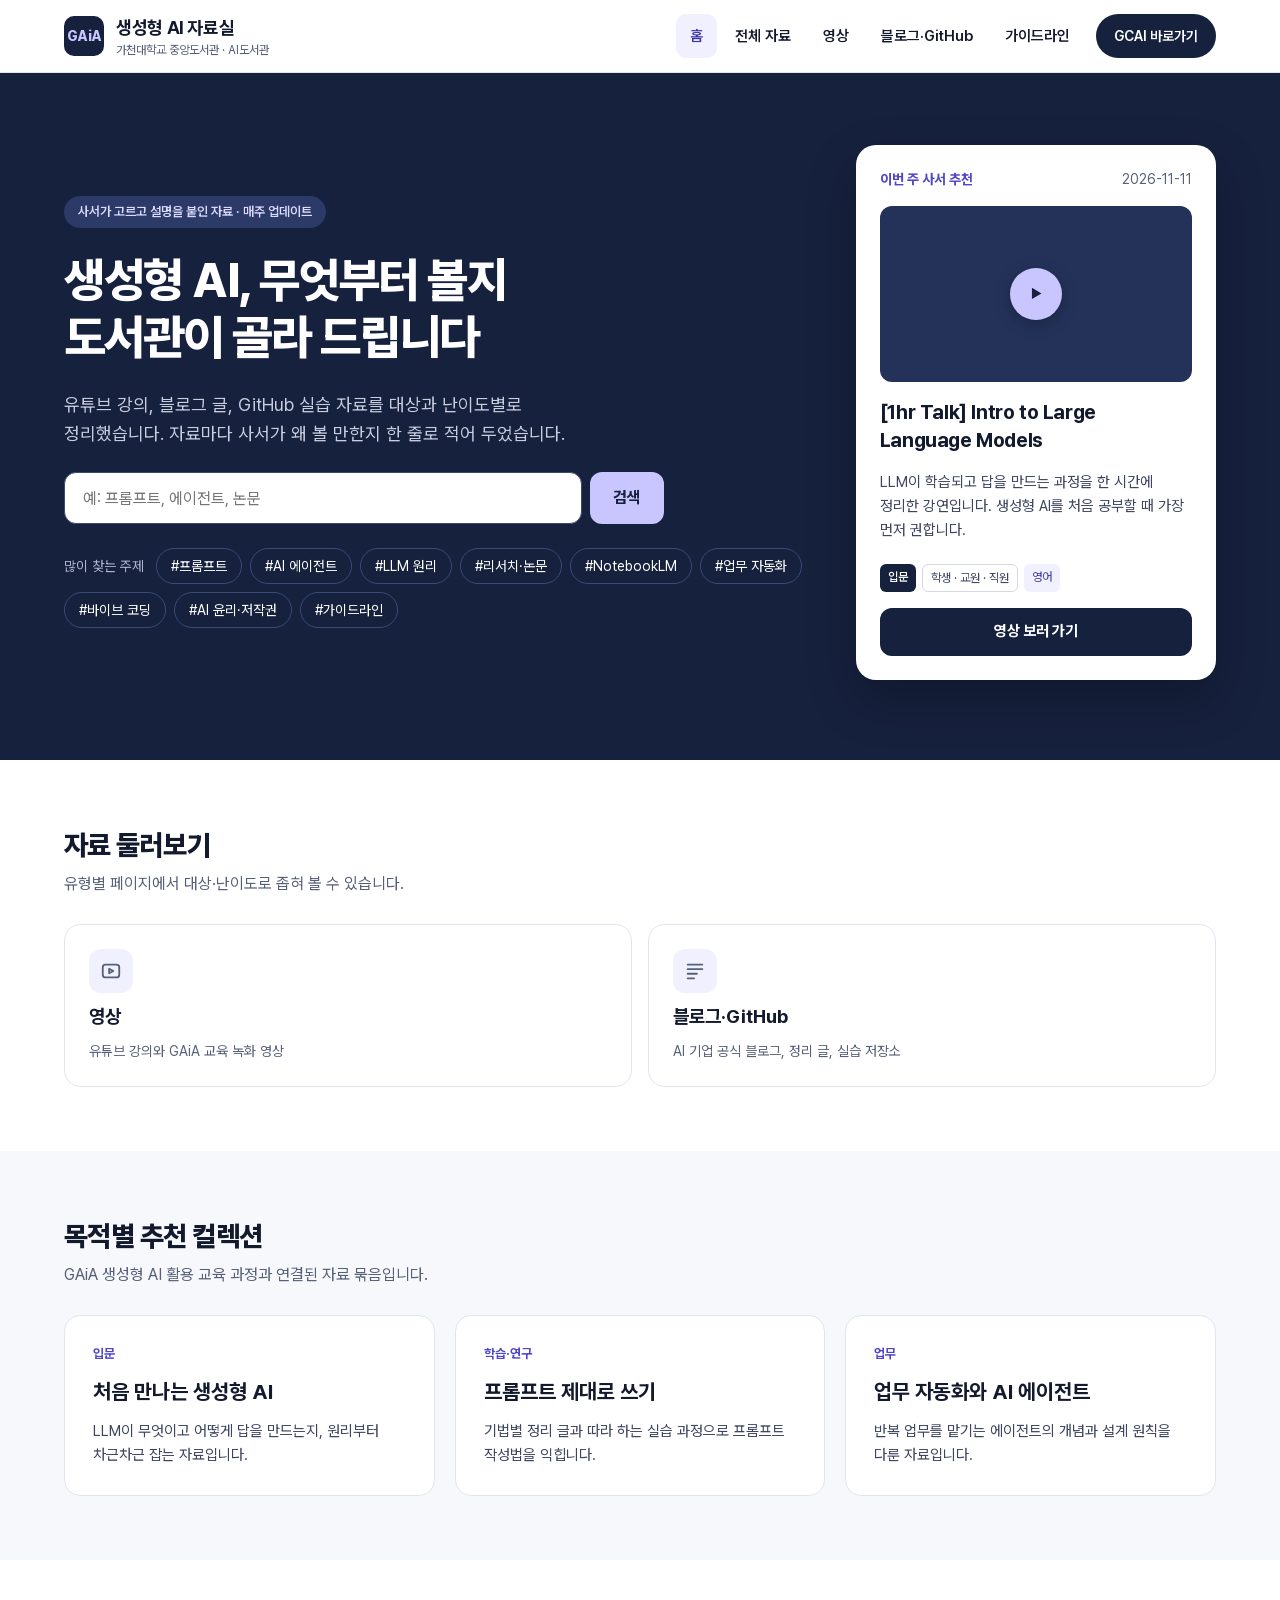
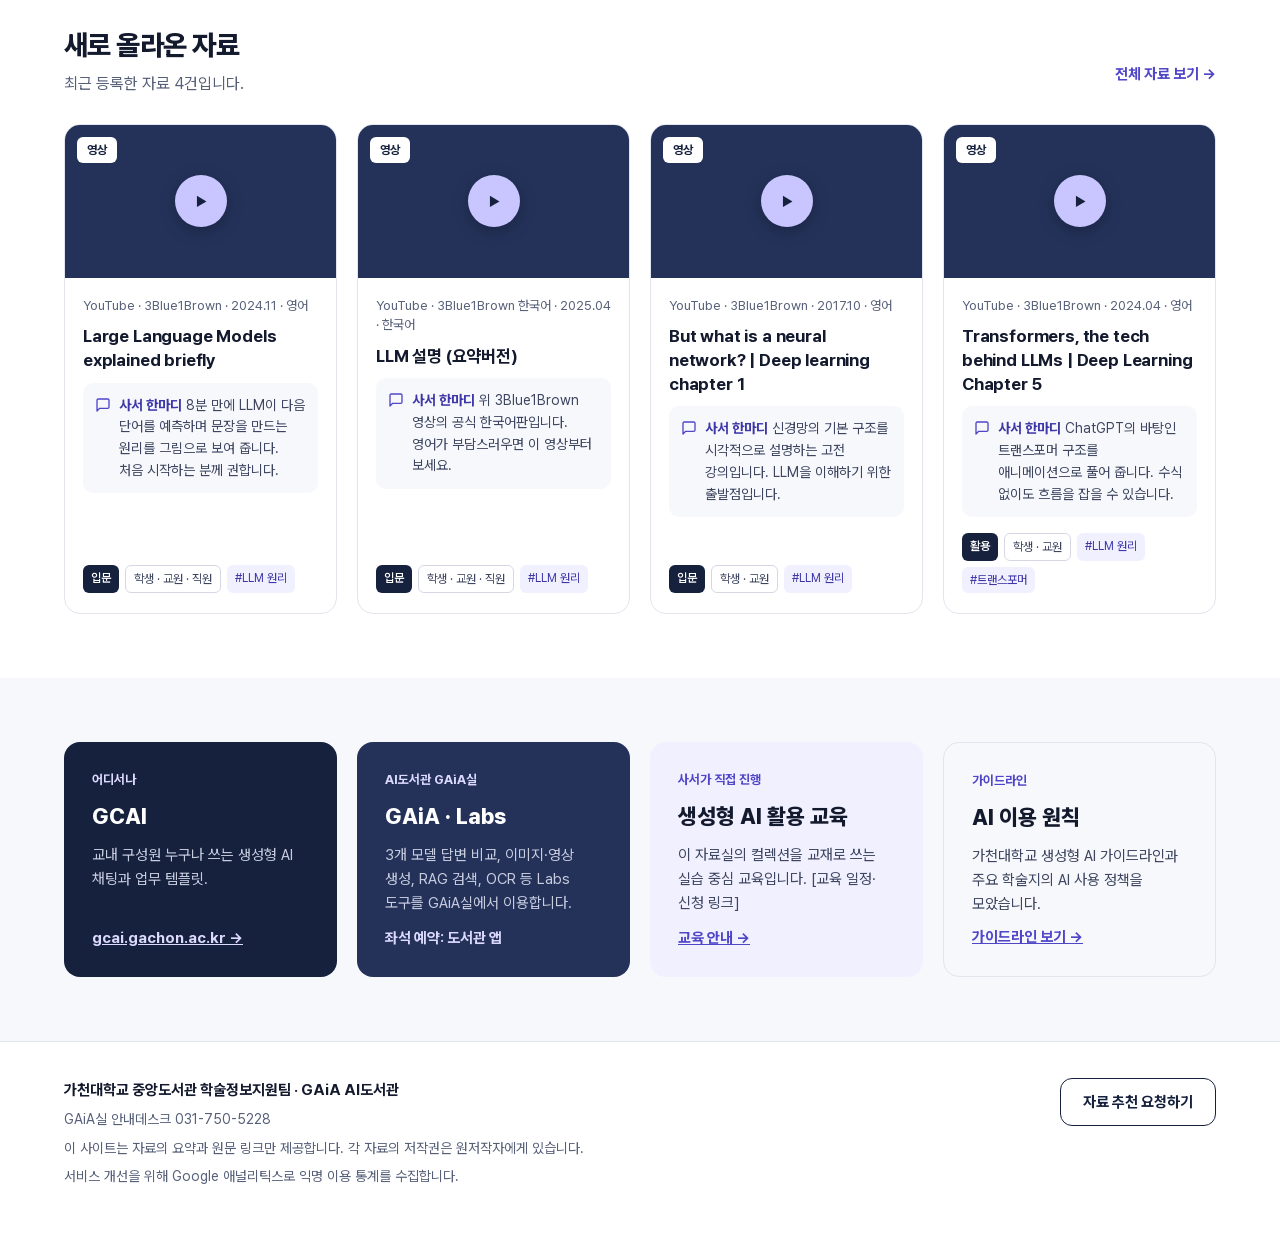
<file: index.html>
<!DOCTYPE html>
<html lang="ko">
<head>
<meta charset="utf-8">
<meta name="viewport" content="width=device-width, initial-scale=1">
<title>GAiA 생성형 AI 자료실</title>
<meta name="description" content="가천대학교 중앙도서관 사서가 고른 생성형 AI 영상·블로그·GitHub 자료">
<link rel="stylesheet" href="assets/style.css">
</head>
<body data-page="home">
<div id="site-header"></div>

<main id="main">
<section class="hero">
  <div class="wrap">
    <div class="hero-main">
      <span class="pill">사서가 고르고 설명을 붙인 자료 · 매주 업데이트</span>
      <h1>생성형 AI, 무엇부터 볼지<br>도서관이 골라 드립니다</h1>
      <p>유튜브 강의, 블로그 글, GitHub 실습 자료를 대상과 난이도별로 정리했습니다. 자료마다 사서가 왜 볼 만한지 한 줄로 적어 두었습니다.</p>
      <form class="search" id="home-search" role="search">
        <label for="hq" class="sr-only">자료 검색</label>
        <input id="hq" type="search" placeholder="예: 프롬프트, 에이전트, 논문">
        <button class="btn btn-lav" type="submit">검색</button>
      </form>
      <div class="hot" id="hot"></div>
    </div>
    <aside class="pick" id="pick" aria-label="이번 주 사서 추천"></aside>
  </div>
</section>

<section class="section">
  <div class="wrap">
    <div class="sec-head">
      <div><h2>자료 둘러보기</h2><p>유형별 페이지에서 대상·난이도로 좁혀 볼 수 있습니다.</p></div>
    </div>
    <div class="tiles" id="tiles"></div>
  </div>
</section>

<section class="section soft">
  <div class="wrap">
    <div class="sec-head">
      <div><h2>목적별 추천 컬렉션</h2><p>GAiA 생성형 AI 활용 교육 과정과 연결된 자료 묶음입니다.</p></div>
    </div>
    <div class="collections" id="collections"></div>
  </div>
</section>

<section class="section">
  <div class="wrap">
    <div class="sec-head">
      <div><h2>새로 올라온 자료</h2><p>최근 등록한 자료 4건입니다.</p></div>
      <a class="more" href="resources.html">전체 자료 보기 →</a>
    </div>
    <div class="grid" id="latest"></div>
  </div>
</section>

<section class="section soft">
  <div class="wrap">
    <div class="band">
      <div class="svc dark"><span class="kicker">어디서나</span><strong>GCAI</strong><p>교내 구성원 누구나 쓰는 생성형 AI 채팅과 업무 템플릿.</p><a class="go" href="https://gcai.gachon.ac.kr">gcai.gachon.ac.kr →</a></div>
      <div class="svc dark2"><span class="kicker">AI도서관 GAiA실</span><strong>GAiA · Labs</strong><p>3개 모델 답변 비교, 이미지·영상 생성, RAG 검색, OCR 등 Labs 도구를 GAiA실에서 이용합니다.</p><span class="go">좌석 예약: 도서관 앱</span></div>
      <div class="svc lav"><span class="kicker">사서가 직접 진행</span><strong>생성형 AI 활용 교육</strong><p>이 자료실의 컬렉션을 교재로 쓰는 실습 중심 교육입니다. [교육 일정·신청 링크]</p><a class="go" href="guide.html#education">교육 안내 →</a></div>
      <div class="svc line"><span class="kicker">가이드라인</span><strong>AI 이용 원칙</strong><p>가천대학교 생성형 AI 가이드라인과 주요 학술지의 AI 사용 정책을 모았습니다.</p><a class="go" href="guide.html">가이드라인 보기 →</a></div>
    </div>
  </div>
</section>
</main>

<div id="site-footer"></div>
<script src="data/resources.js"></script>
<script src="assets/app.js"></script>
</body>
</html>
</file>
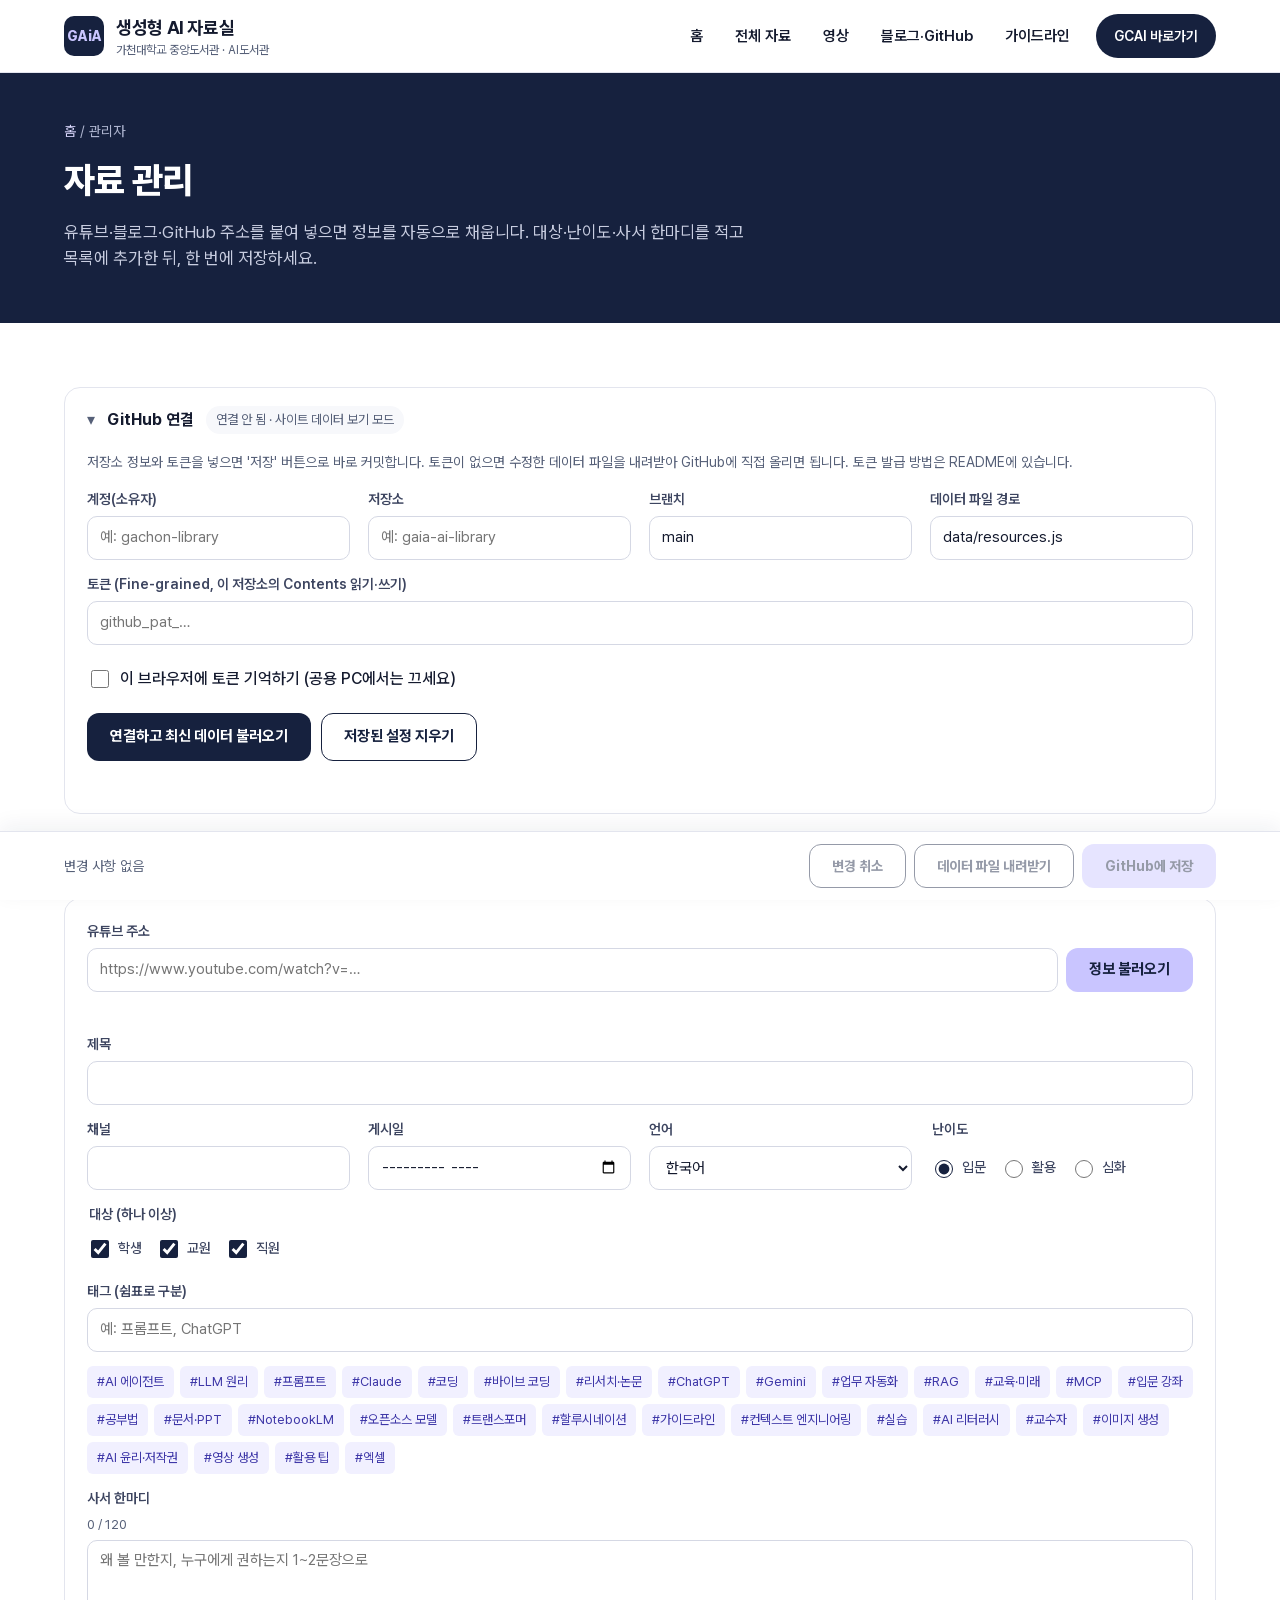
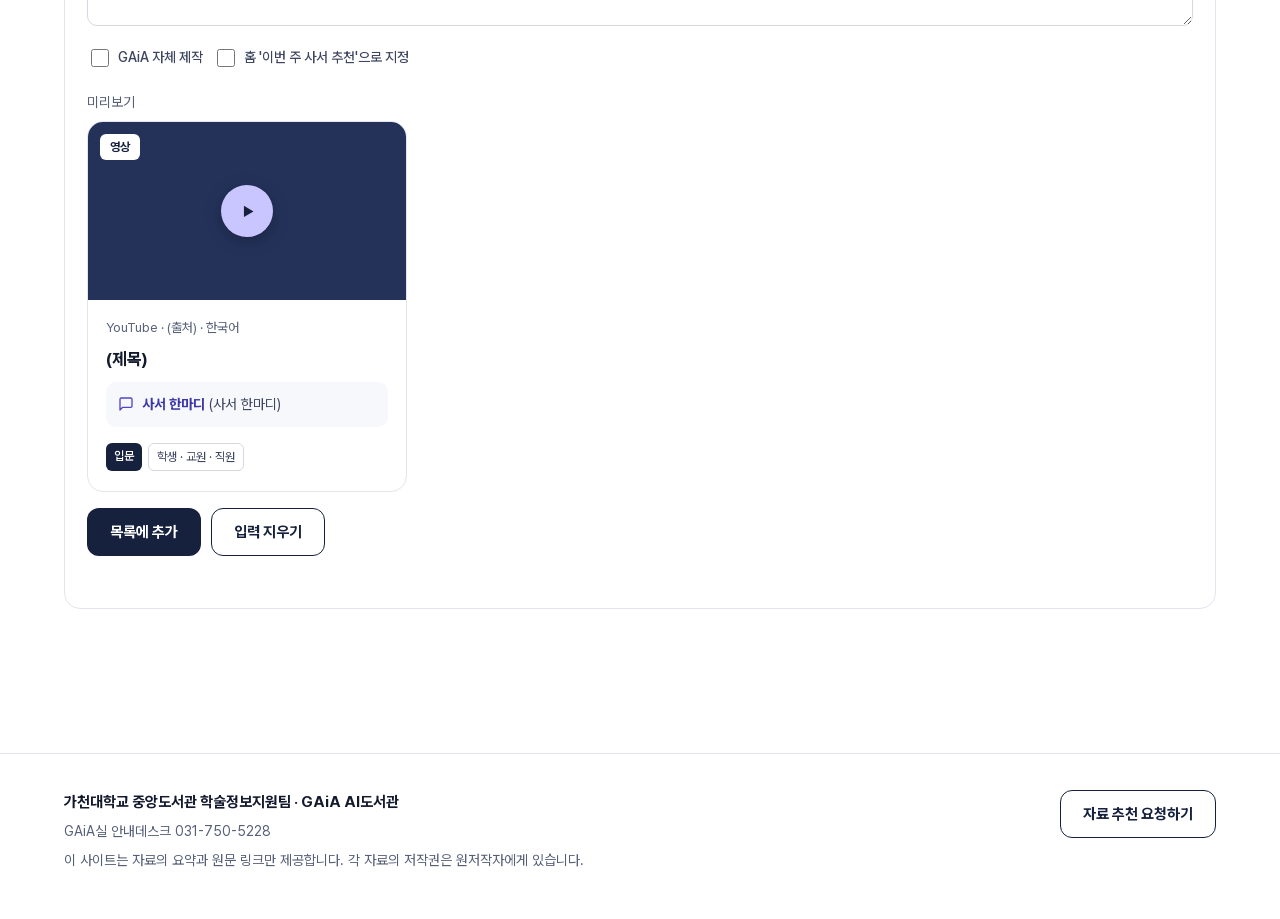
<file: admin.html>
<!DOCTYPE html>
<html lang="ko">
<head>
<meta charset="utf-8">
<meta name="viewport" content="width=device-width, initial-scale=1">
<meta name="robots" content="noindex, nofollow">
<title>관리자 | GAiA 생성형 AI 자료실</title>
<link rel="stylesheet" href="assets/style.css">
</head>
<body data-page="admin">
<div id="site-header"></div>

<main id="main">
<section class="page-head">
  <div class="wrap">
    <span class="crumb"><a href="index.html">홈</a> / 관리자</span>
    <h1>자료 관리</h1>
    <p>유튜브·블로그·GitHub 주소를 붙여 넣으면 정보를 자동으로 채웁니다. 대상·난이도·사서 한마디를 적고 목록에 추가한 뒤, 한 번에 저장하세요.</p>
  </div>
</section>

<section class="section">
  <div class="wrap admin">

    <!-- 연결 설정 -->
    <details class="panel" id="conn" open>
      <summary><strong>GitHub 연결</strong> <span id="conn-state" class="pill-state">연결 안 됨 · 사이트 데이터 보기 모드</span></summary>
      <div class="panel-body">
        <p class="hint">저장소 정보와 토큰을 넣으면 '저장' 버튼으로 바로 커밋합니다. 토큰이 없으면 수정한 데이터 파일을 내려받아 GitHub에 직접 올리면 됩니다. 토큰 발급 방법은 README에 있습니다.</p>
        <div class="fgrid">
          <label>계정(소유자)<input id="c-owner" placeholder="예: gachon-library" autocomplete="off"></label>
          <label>저장소<input id="c-repo" placeholder="예: gaia-ai-library" autocomplete="off"></label>
          <label>브랜치<input id="c-branch" value="main" autocomplete="off"></label>
          <label>데이터 파일 경로<input id="c-path" value="data/resources.js" autocomplete="off"></label>
          <label class="span2">토큰 (Fine-grained, 이 저장소의 Contents 읽기·쓰기)<input id="c-token" type="password" placeholder="github_pat_…" autocomplete="off"></label>
        </div>
        <div class="row">
          <label class="check"><input type="checkbox" id="c-remember"> 이 브라우저에 토큰 기억하기 (공용 PC에서는 끄세요)</label>
        </div>
        <div class="row">
          <button type="button" class="btn btn-navy" id="c-connect">연결하고 최신 데이터 불러오기</button>
          <button type="button" class="btn btn-line" id="c-forget">저장된 설정 지우기</button>
        </div>
        <p class="msg" id="c-msg" role="status"></p>
      </div>
    </details>

    <!-- 탭 -->
    <div class="tabs" role="tablist" aria-label="작업 선택">
      <button type="button" role="tab" class="tab" data-tab="video" aria-selected="true">영상 추가</button>
      <button type="button" role="tab" class="tab" data-tab="blog" aria-selected="false">블로그·아티클 추가</button>
      <button type="button" role="tab" class="tab" data-tab="repo" aria-selected="false">GitHub 추가</button>
      <button type="button" role="tab" class="tab" data-tab="manage" aria-selected="false">목록 관리</button>
    </div>

    <!-- 추가/수정 폼 (유형 공통) -->
    <div class="panel" id="form-panel">
      <div class="panel-body">
        <p class="edit-banner" id="edit-banner" hidden>수정 중: <strong id="edit-title"></strong> <button type="button" class="linkbtn" id="edit-cancel">수정 취소</button></p>

        <div class="fgrid">
          <label class="span2"><span id="f-url-label">유튜브 주소</span>
            <span class="inline">
              <input id="f-url" placeholder="https://www.youtube.com/watch?v=…" autocomplete="off">
              <button type="button" class="btn btn-lav" id="f-fetch">정보 불러오기</button>
            </span>
          </label>
          <p class="msg span2" id="f-fetch-msg" role="status"></p>

          <label class="span2">제목<input id="f-title" autocomplete="off"></label>
          <label><span id="f-source-label">채널</span><input id="f-source" autocomplete="off"></label>
          <label><span id="f-date-label">게시일</span><input id="f-date" type="month"></label>
          <label>언어
            <select id="f-lang"><option>한국어</option><option>영어</option><option>한국어 자막</option><option>한국어 번역</option><option>한국어 포함</option><option>다국어</option></select>
          </label>
          <fieldset><legend>난이도</legend>
            <label class="check"><input type="radio" name="f-level" value="입문" checked> 입문</label>
            <label class="check"><input type="radio" name="f-level" value="활용"> 활용</label>
            <label class="check"><input type="radio" name="f-level" value="심화"> 심화</label>
          </fieldset>
          <fieldset class="span2"><legend>대상 (하나 이상)</legend>
            <label class="check"><input type="checkbox" name="f-aud" value="학생" checked> 학생</label>
            <label class="check"><input type="checkbox" name="f-aud" value="교원" checked> 교원</label>
            <label class="check"><input type="checkbox" name="f-aud" value="직원" checked> 직원</label>
          </fieldset>
          <label class="span2">태그 (쉼표로 구분)<input id="f-tags" placeholder="예: 프롬프트, ChatGPT" autocomplete="off"></label>
          <div class="span2 tag-suggest" id="f-tag-suggest" aria-label="기존 태그"></div>
          <label class="span2">사서 한마디 <span class="counter" id="f-count">0 / 120</span>
            <textarea id="f-comment" rows="3" maxlength="200" placeholder="왜 볼 만한지, 누구에게 권하는지 1~2문장으로"></textarea>
          </label>
          <p class="hint span2" id="f-desc-hint" hidden></p>
          <div class="span2 row">
            <label class="check" id="f-own-wrap"><input type="checkbox" id="f-own"> GAiA 자체 제작</label>
            <label class="check"><input type="checkbox" id="f-featured"> 홈 '이번 주 사서 추천'으로 지정</label>
          </div>
        </div>

        <div class="preview-wrap">
          <span class="hint">미리보기</span>
          <div class="preview" id="f-preview"></div>
        </div>

        <div class="row">
          <button type="button" class="btn btn-navy" id="f-submit">목록에 추가</button>
          <button type="button" class="btn btn-line" id="f-clear">입력 지우기</button>
        </div>
        <p class="msg" id="f-msg" role="status"></p>
      </div>
    </div>

    <!-- 목록 관리 -->
    <div class="panel" id="manage-panel" hidden>
      <div class="panel-body">
        <div class="row">
          <label class="sr-only" for="m-q">목록 검색</label>
          <input id="m-q" class="filter-search" type="search" placeholder="제목·출처로 찾기">
          <select id="m-type" aria-label="유형">
            <option value="all">전체 유형</option><option value="video">영상</option><option value="blog">블로그·아티클</option><option value="repo">GitHub</option>
          </select>
          <span class="hint" id="m-count"></span>
        </div>
        <div class="table-wrap">
          <table class="mtable">
            <thead><tr><th>유형</th><th>제목</th><th>등록일</th><th>관리</th></tr></thead>
            <tbody id="m-body"></tbody>
          </table>
        </div>
      </div>
    </div>

  </div>
</section>

<!-- 저장 바 -->
<div class="savebar" id="savebar">
  <div class="wrap">
    <span id="sb-text">변경 사항 없음</span>
    <span class="sb-actions">
      <button type="button" class="btn btn-line" id="sb-undo" disabled>변경 취소</button>
      <button type="button" class="btn btn-line" id="sb-download" disabled>데이터 파일 내려받기</button>
      <button type="button" class="btn btn-lav" id="sb-save" disabled>GitHub에 저장</button>
    </span>
  </div>
</div>
</main>

<div id="site-footer"></div>
<script src="data/resources.js"></script>
<script src="assets/app.js"></script>
<script src="assets/admin.js"></script>
</body>
</html>
</file>
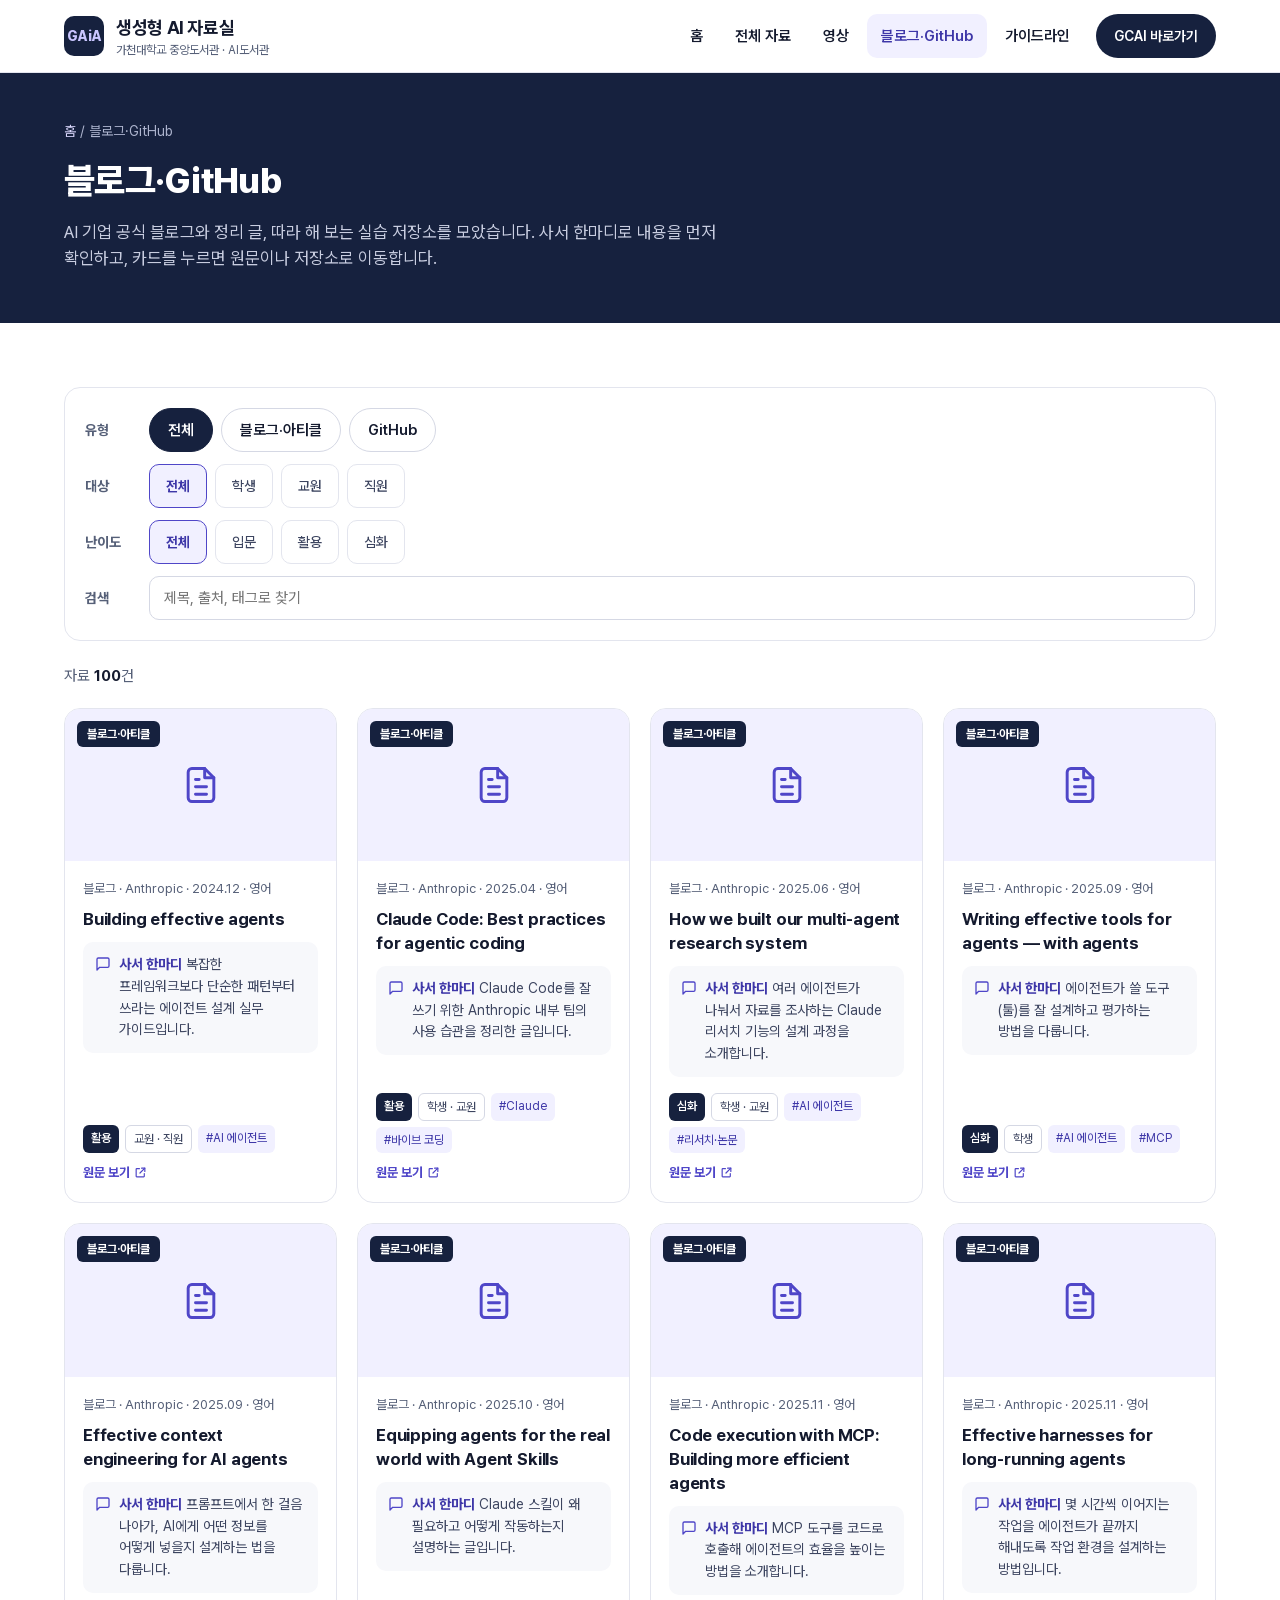
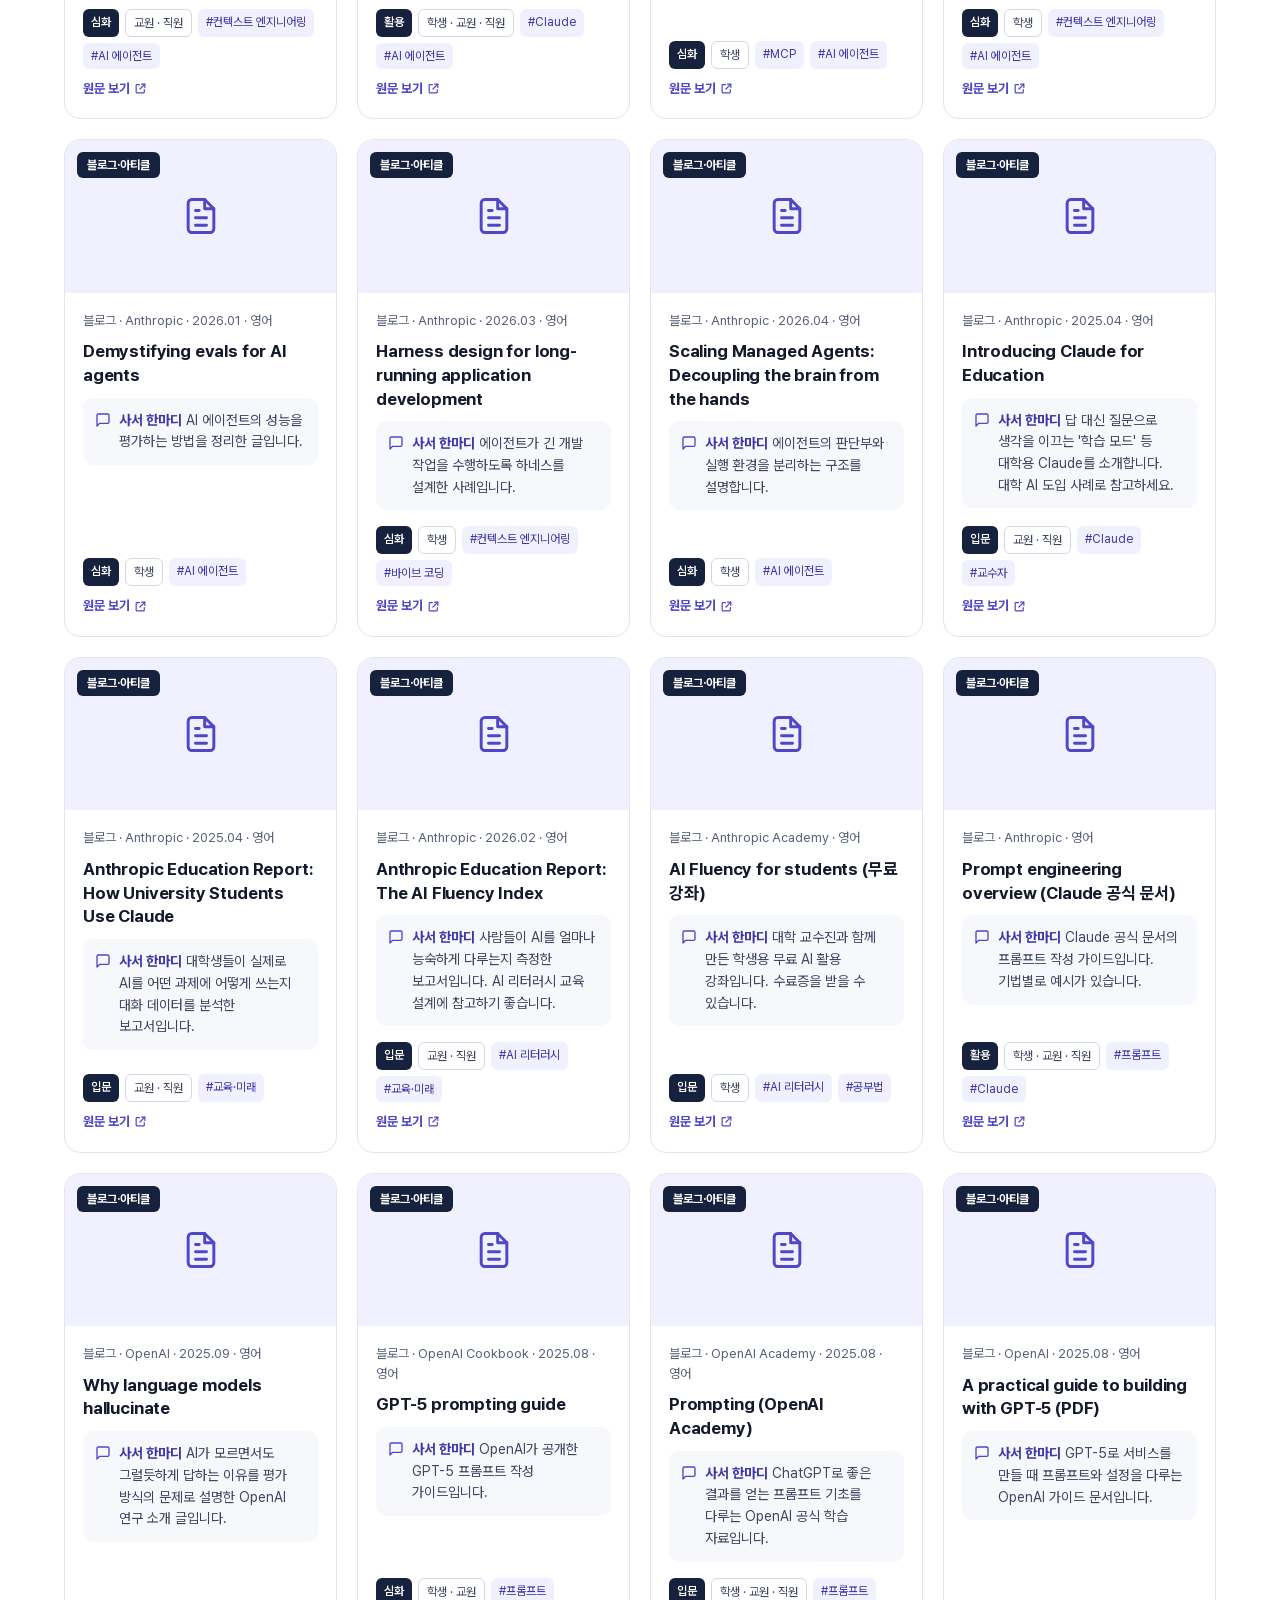
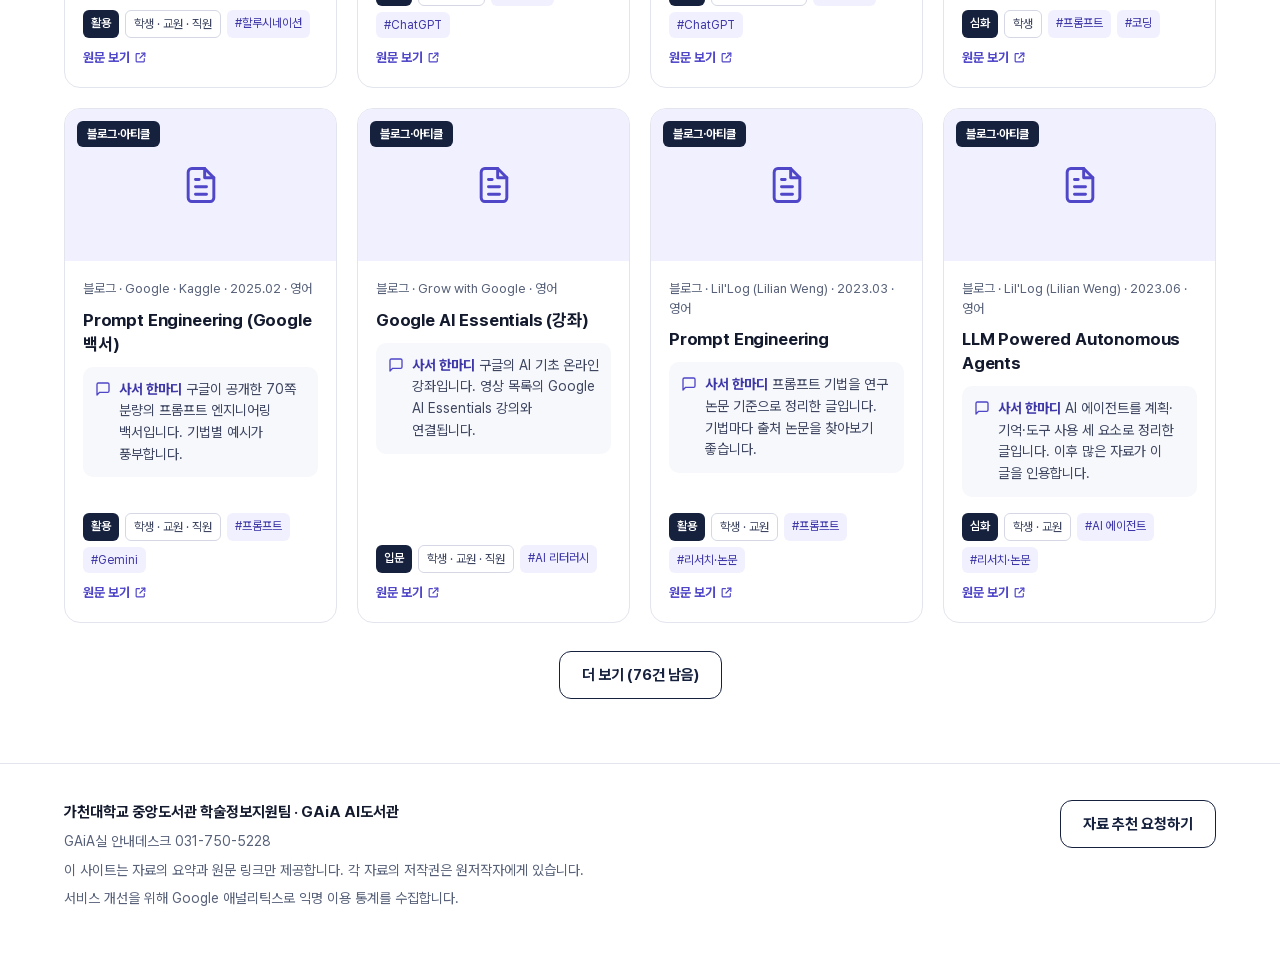
<file: articles.html>
<!DOCTYPE html>
<html lang="ko">
<head>
<meta charset="utf-8">
<meta name="viewport" content="width=device-width, initial-scale=1">
<title>블로그·GitHub | GAiA 생성형 AI 자료실</title>
<link rel="stylesheet" href="assets/style.css">
</head>
<body data-page="list" data-type="text">
<div id="site-header"></div>

<main id="main">
<section class="page-head">
  <div class="wrap">
    <span class="crumb"><a href="index.html">홈</a> / 블로그·GitHub</span>
    <h1>블로그·GitHub</h1>
    <p>AI 기업 공식 블로그와 정리 글, 따라 해 보는 실습 저장소를 모았습니다. 사서 한마디로 내용을 먼저 확인하고, 카드를 누르면 원문이나 저장소로 이동합니다.</p>
  </div>
</section>

<section class="section">
  <div class="wrap">
    <div class="filters" id="filters"></div>
    <div class="sec-head" style="margin-bottom:20px"><span class="result-count" id="count"></span></div>
    <div class="empty" id="empty" hidden><strong>조건에 맞는 자료가 아직 없습니다</strong><span>필터를 바꾸거나 <a href="guide.html#request">자료 추천 요청</a>으로 필요한 자료를 알려 주세요.</span></div>
    <div class="grid" id="grid"></div>
  </div>
</section>
</main>

<div id="site-footer"></div>
<script src="data/resources.js"></script>
<script src="assets/app.js"></script>
</body>
</html>
</file>
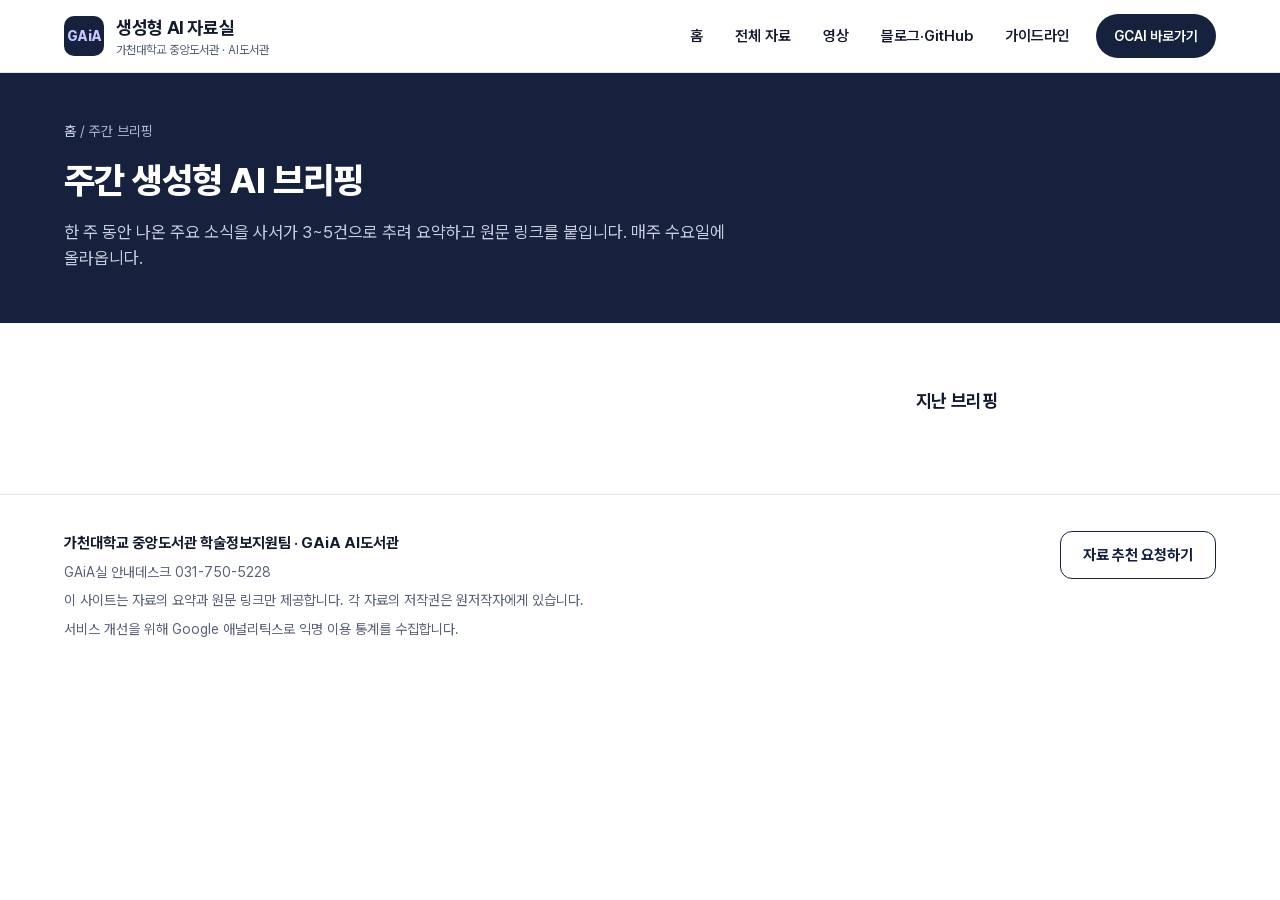
<file: briefing.html>
<!DOCTYPE html>
<html lang="ko">
<head>
<meta charset="utf-8">
<meta name="viewport" content="width=device-width, initial-scale=1">
<title>주간 브리핑 | GAiA 생성형 AI 자료실</title>
<link rel="stylesheet" href="assets/style.css">
</head>
<body data-page="briefing">
<div id="site-header"></div>

<main id="main">
<section class="page-head">
  <div class="wrap">
    <span class="crumb"><a href="index.html">홈</a> / 주간 브리핑</span>
    <h1>주간 생성형 AI 브리핑</h1>
    <p>한 주 동안 나온 주요 소식을 사서가 3~5건으로 추려 요약하고 원문 링크를 붙입니다. 매주 수요일에 올라옵니다.</p>
  </div>
</section>

<section class="section">
  <div class="wrap detail">
    <div class="detail-main" id="brief"></div>
    <aside class="detail-side">
      <h2 style="margin:0;font-size:18px">지난 브리핑</h2>
      <ol class="brief-list" id="brief-list"></ol>
    </aside>
  </div>
</section>
</main>

<div id="site-footer"></div>
<script src="data/resources.js"></script>
<script src="assets/app.js"></script>
</body>
</html>
</file>
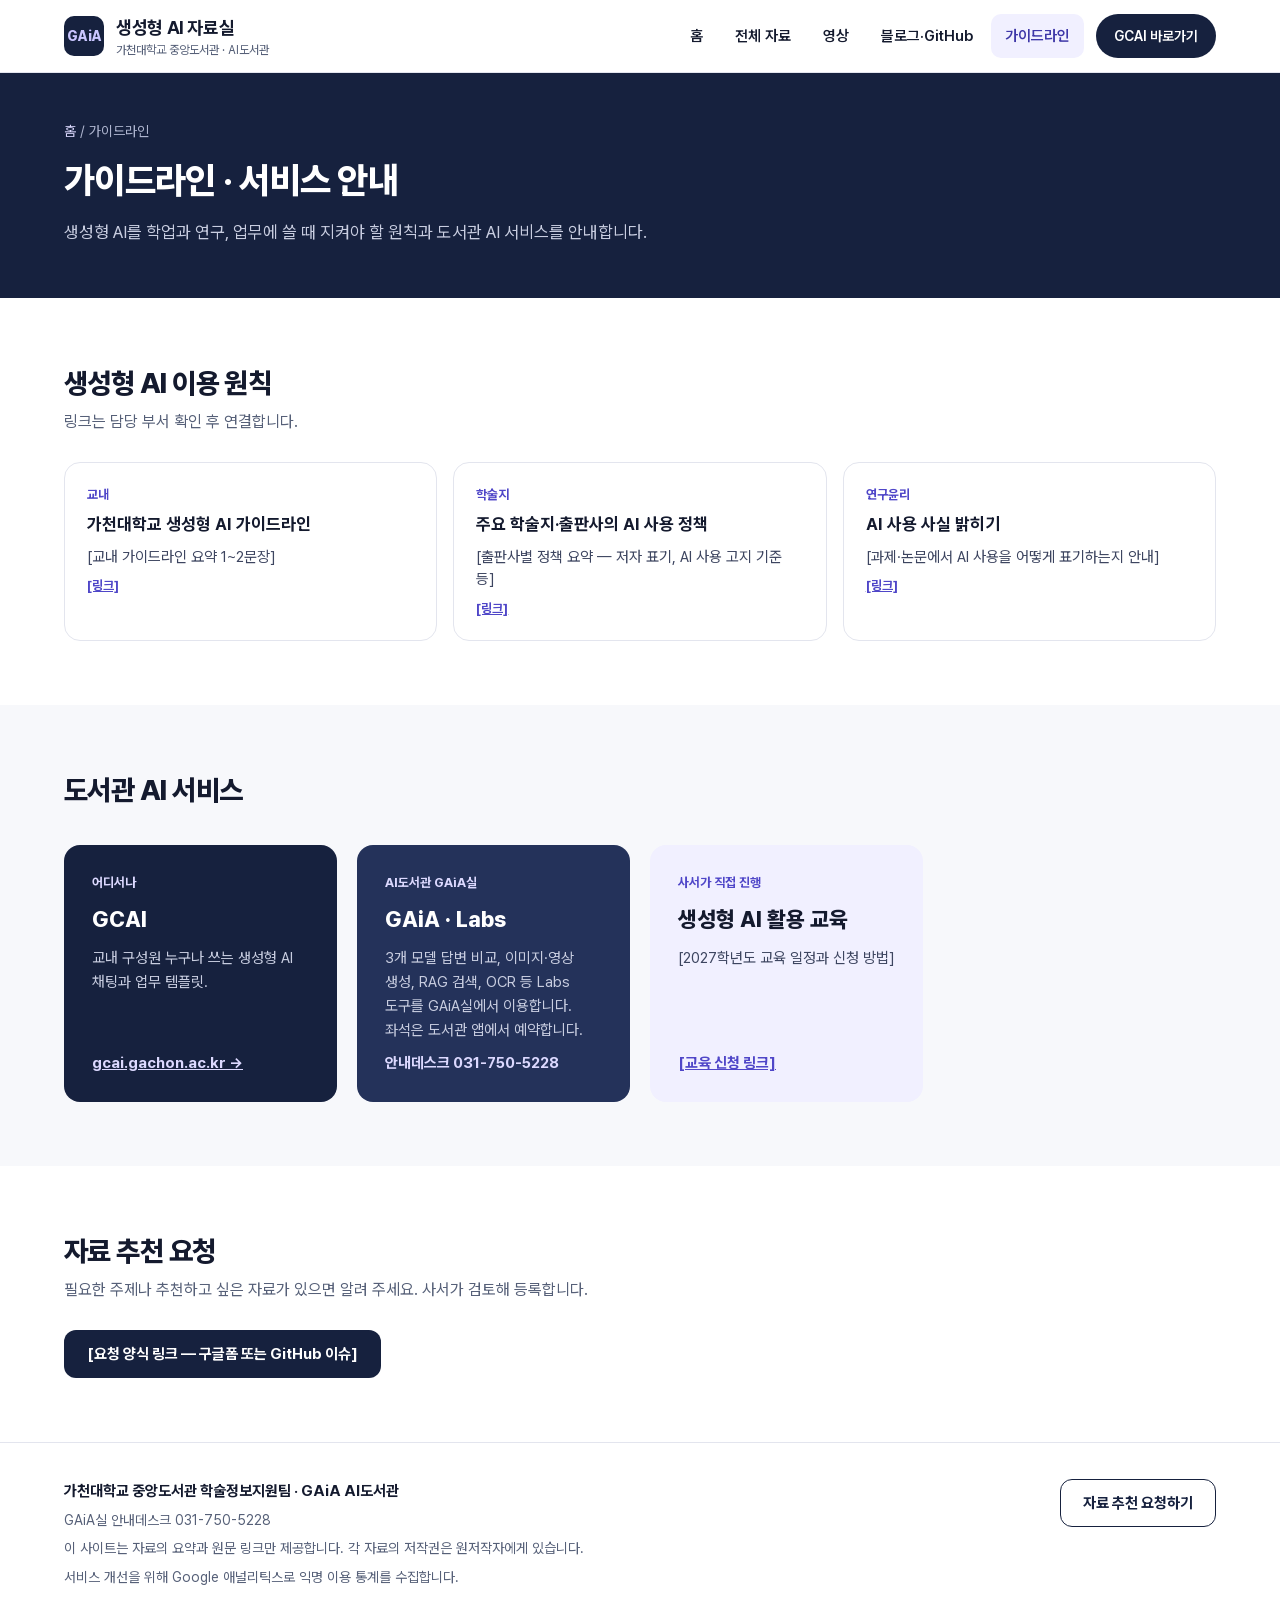
<file: guide.html>
<!DOCTYPE html>
<html lang="ko">
<head>
<meta charset="utf-8">
<meta name="viewport" content="width=device-width, initial-scale=1">
<title>가이드라인 | GAiA 생성형 AI 자료실</title>
<link rel="stylesheet" href="assets/style.css">
</head>
<body data-page="guide">
<div id="site-header"></div>

<main id="main">
<section class="page-head">
  <div class="wrap">
    <span class="crumb"><a href="index.html">홈</a> / 가이드라인</span>
    <h1>가이드라인 · 서비스 안내</h1>
    <p>생성형 AI를 학업과 연구, 업무에 쓸 때 지켜야 할 원칙과 도서관 AI 서비스를 안내합니다.</p>
  </div>
</section>

<section class="section">
  <div class="wrap">
    <div class="sec-head"><div><h2>생성형 AI 이용 원칙</h2><p>링크는 담당 부서 확인 후 연결합니다.</p></div></div>
    <ul class="glist">
      <li><span class="kicker">교내</span><strong>가천대학교 생성형 AI 가이드라인</strong><p>[교내 가이드라인 요약 1~2문장]</p><a class="ext" href="#">[링크]</a></li>
      <li><span class="kicker">학술지</span><strong>주요 학술지·출판사의 AI 사용 정책</strong><p>[출판사별 정책 요약 — 저자 표기, AI 사용 고지 기준 등]</p><a class="ext" href="#">[링크]</a></li>
      <li><span class="kicker">연구윤리</span><strong>AI 사용 사실 밝히기</strong><p>[과제·논문에서 AI 사용을 어떻게 표기하는지 안내]</p><a class="ext" href="#">[링크]</a></li>
    </ul>
  </div>
</section>

<section class="section soft" id="education">
  <div class="wrap">
    <div class="sec-head"><div><h2>도서관 AI 서비스</h2></div></div>
    <div class="band">
      <div class="svc dark"><span class="kicker">어디서나</span><strong>GCAI</strong><p>교내 구성원 누구나 쓰는 생성형 AI 채팅과 업무 템플릿.</p><a class="go" href="https://gcai.gachon.ac.kr">gcai.gachon.ac.kr →</a></div>
      <div class="svc dark2"><span class="kicker">AI도서관 GAiA실</span><strong>GAiA · Labs</strong><p>3개 모델 답변 비교, 이미지·영상 생성, RAG 검색, OCR 등 Labs 도구를 GAiA실에서 이용합니다. 좌석은 도서관 앱에서 예약합니다.</p><span class="go">안내데스크 031-750-5228</span></div>
      <div class="svc lav"><span class="kicker">사서가 직접 진행</span><strong>생성형 AI 활용 교육</strong><p>[2027학년도 교육 일정과 신청 방법]</p><a class="go" href="#">[교육 신청 링크]</a></div>
    </div>
  </div>
</section>

<section class="section" id="request">
  <div class="wrap">
    <div class="sec-head"><div><h2>자료 추천 요청</h2><p>필요한 주제나 추천하고 싶은 자료가 있으면 알려 주세요. 사서가 검토해 등록합니다.</p></div></div>
    <a class="btn btn-navy" href="#">[요청 양식 링크 — 구글폼 또는 GitHub 이슈]</a>
  </div>
</section>
</main>

<div id="site-footer"></div>
<script src="data/resources.js"></script>
<script src="assets/app.js"></script>
</body>
</html>
</file>
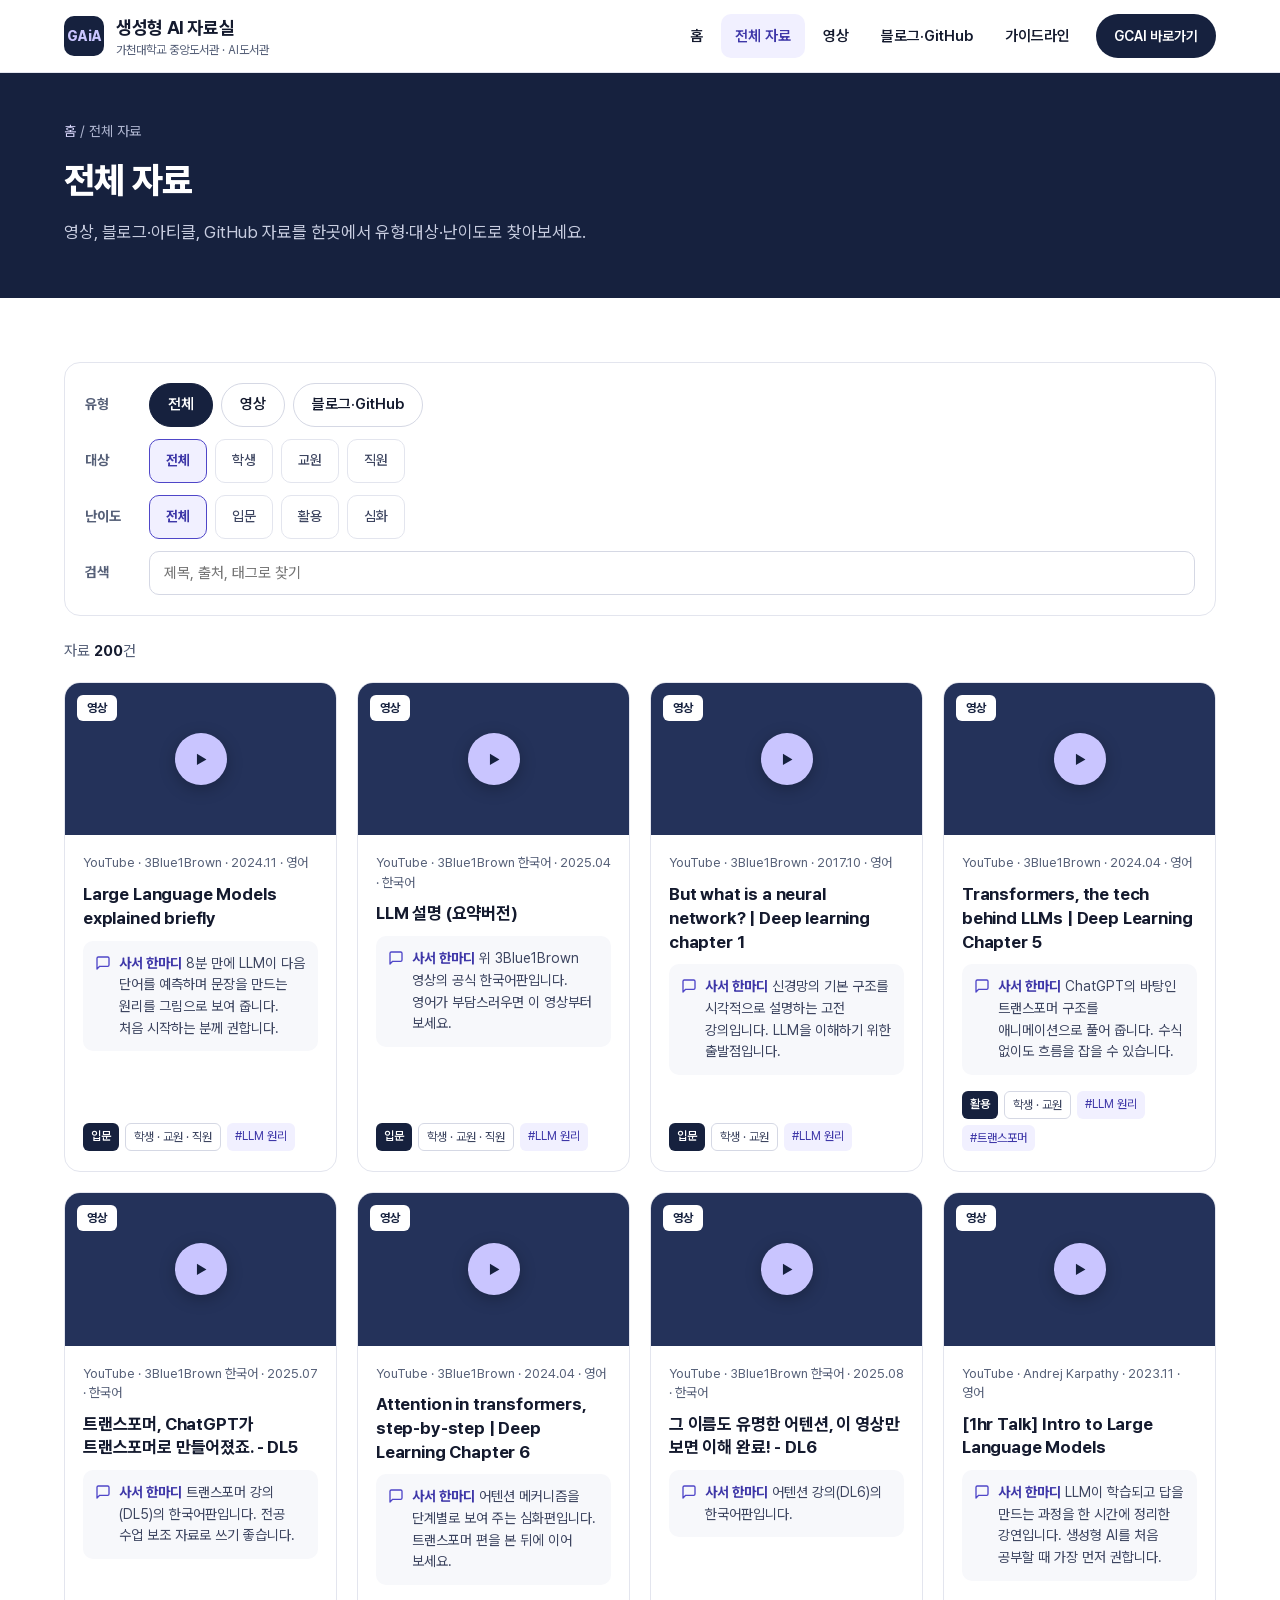
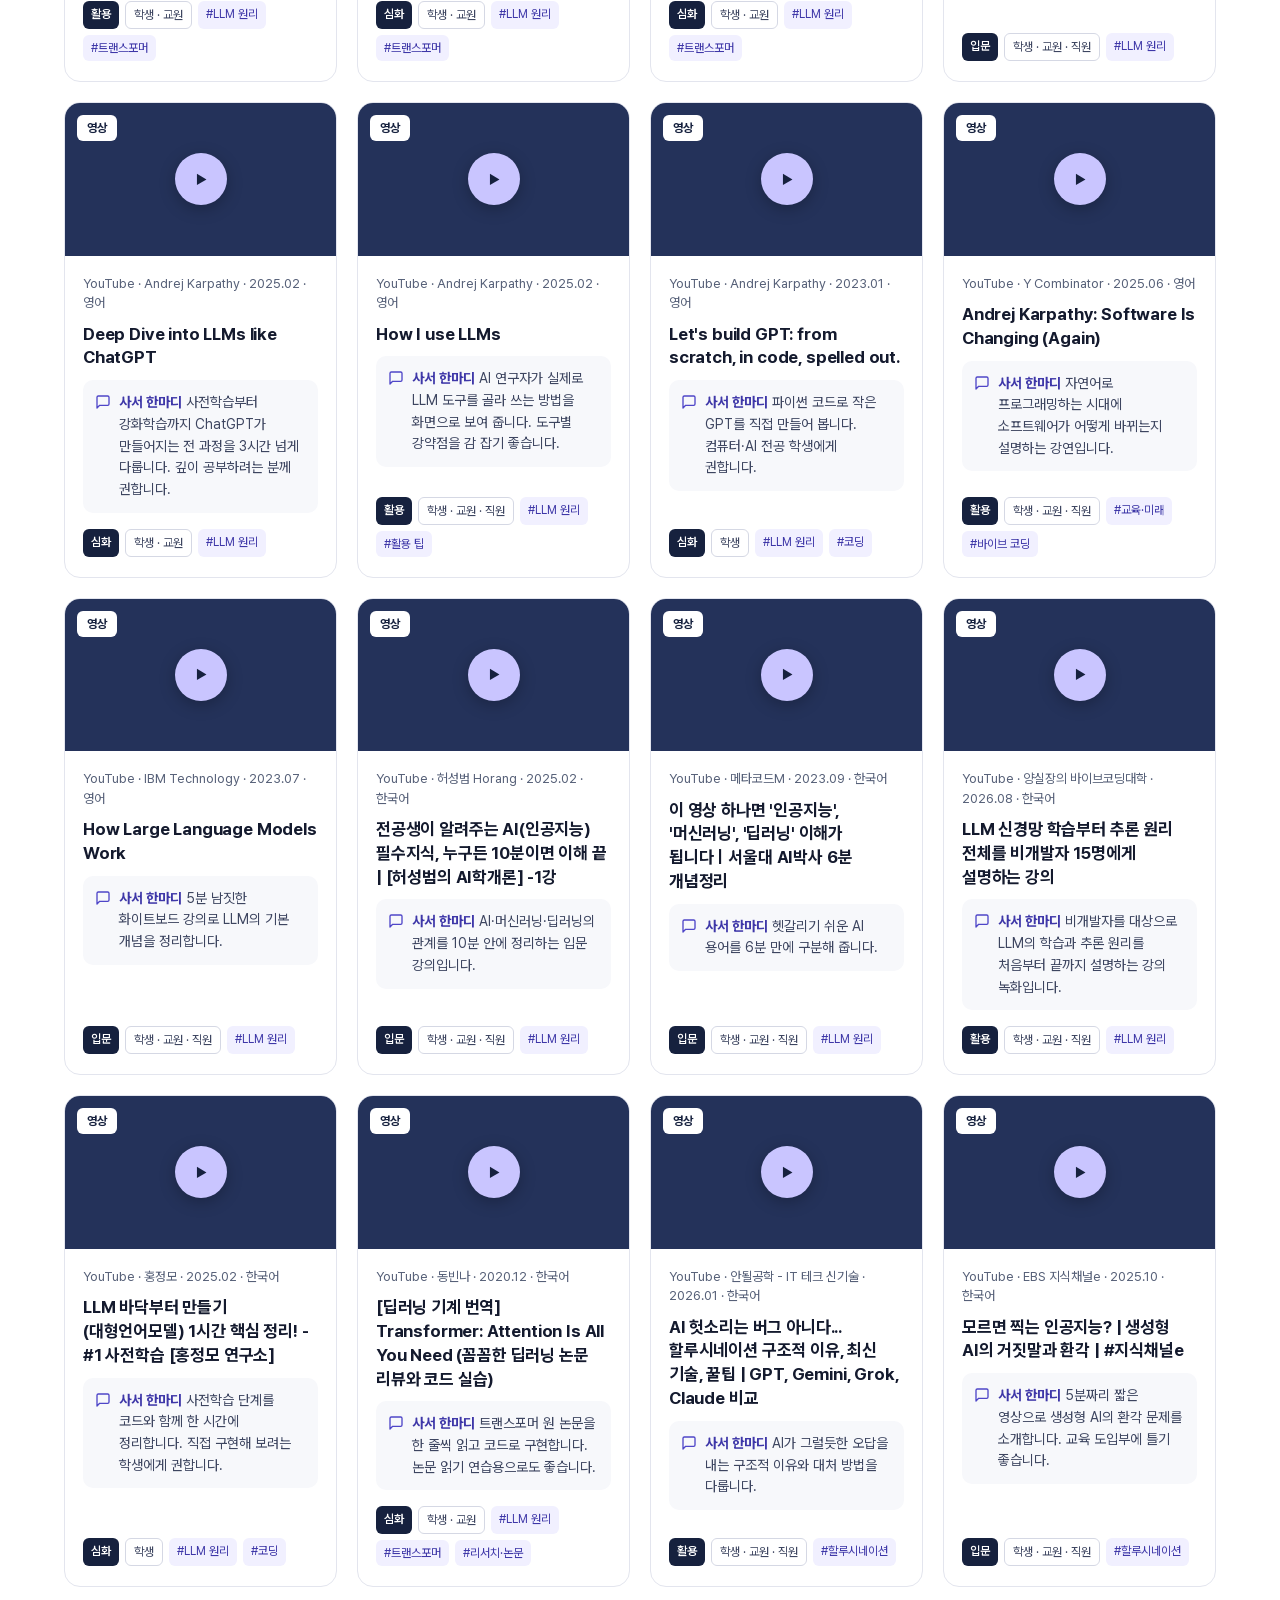
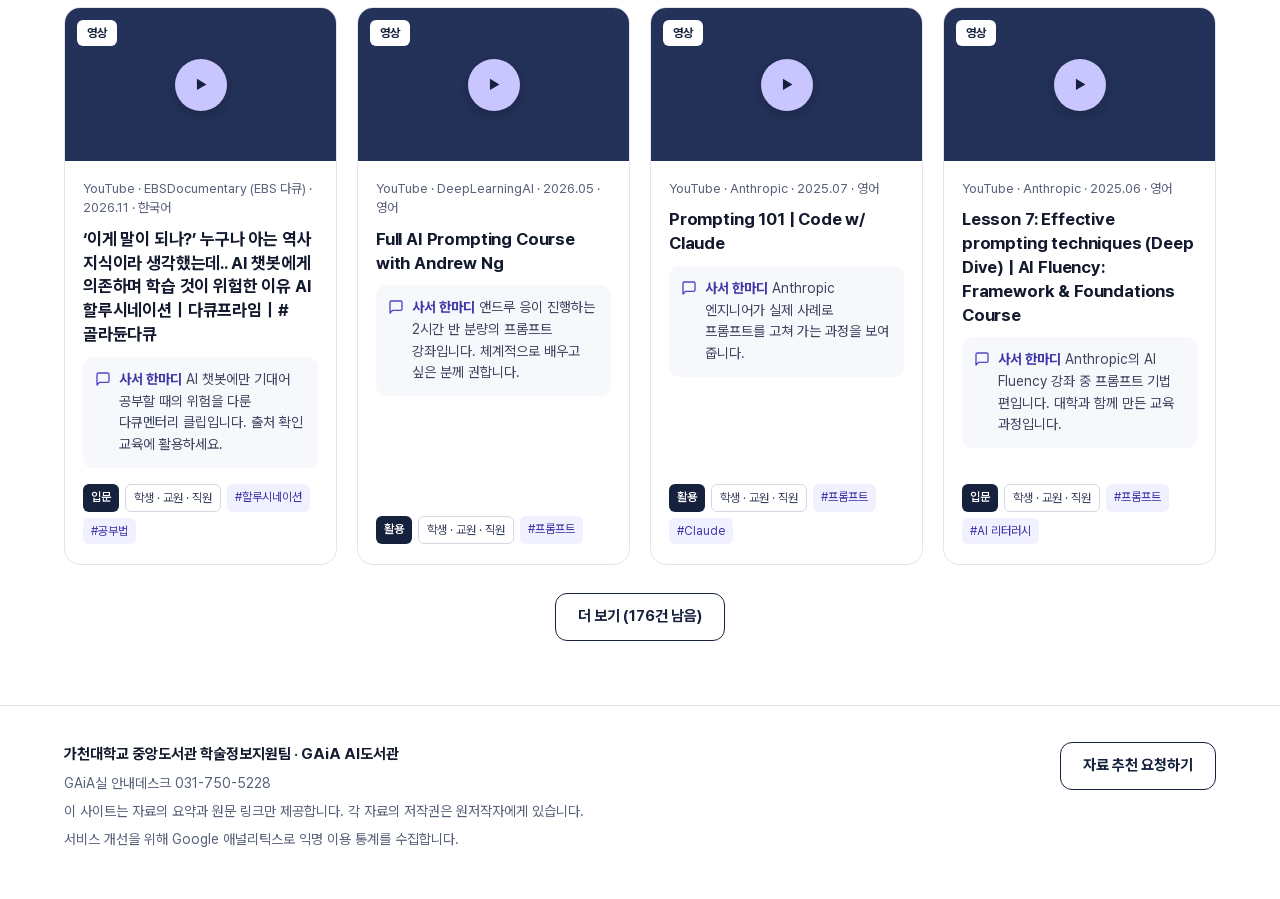
<file: resources.html>
<!DOCTYPE html>
<html lang="ko">
<head>
<meta charset="utf-8">
<meta name="viewport" content="width=device-width, initial-scale=1">
<title>전체 자료 | GAiA 생성형 AI 자료실</title>
<link rel="stylesheet" href="assets/style.css">
</head>
<body data-page="list" data-type="">
<div id="site-header"></div>

<main id="main">
<section class="page-head">
  <div class="wrap">
    <span class="crumb"><a href="index.html">홈</a> / 전체 자료</span>
    <h1>전체 자료</h1>
    <p>영상, 블로그·아티클, GitHub 자료를 한곳에서 유형·대상·난이도로 찾아보세요.</p>
  </div>
</section>

<section class="section">
  <div class="wrap">
    <div class="filters" id="filters"></div>
    <div class="sec-head" style="margin-bottom:20px"><span class="result-count" id="count"></span></div>
    <div class="empty" id="empty" hidden><strong>조건에 맞는 자료가 아직 없습니다</strong><span>필터를 바꾸거나 <a href="guide.html#request">자료 추천 요청</a>으로 필요한 자료를 알려 주세요.</span></div>
    <div class="grid" id="grid"></div>
  </div>
</section>
</main>

<div id="site-footer"></div>
<script src="data/resources.js"></script>
<script src="assets/app.js"></script>
</body>
</html>
</file>
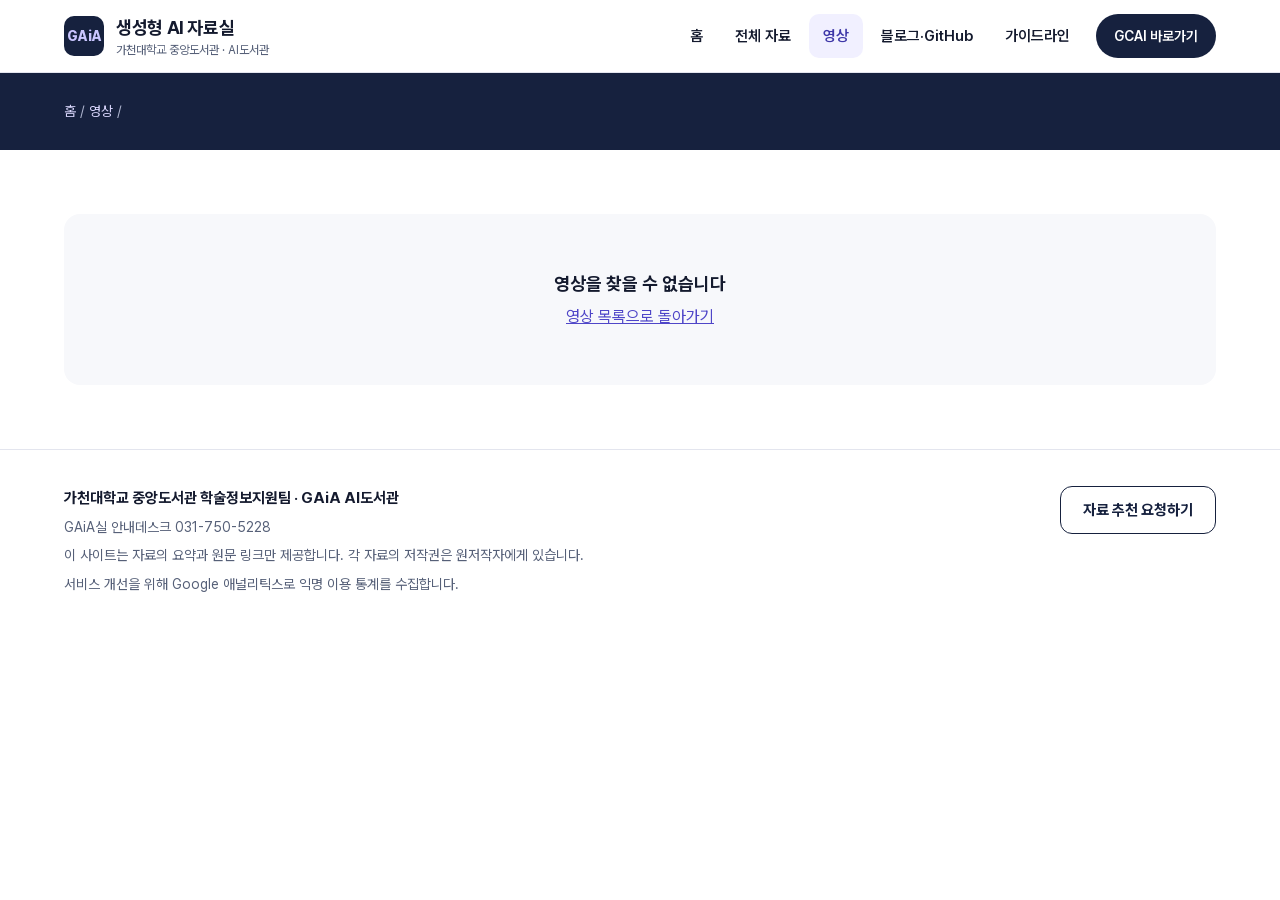
<file: video.html>
<!DOCTYPE html>
<html lang="ko">
<head>
<meta charset="utf-8">
<meta name="viewport" content="width=device-width, initial-scale=1">
<title>영상 | GAiA 생성형 AI 자료실</title>
<link rel="stylesheet" href="assets/style.css">
</head>
<body data-page="video">
<div id="site-header"></div>

<main id="main">
<section class="page-head">
  <div class="wrap" style="padding-top:28px;padding-bottom:28px">
    <span class="crumb"><a href="index.html">홈</a> / <a href="videos.html">영상</a> / <span id="crumb-title"></span></span>
  </div>
</section>
<section class="section">
  <div class="wrap" id="video"></div>
</section>
</main>

<div id="site-footer"></div>
<script src="data/resources.js"></script>
<script src="assets/app.js"></script>
</body>
</html>
</file>
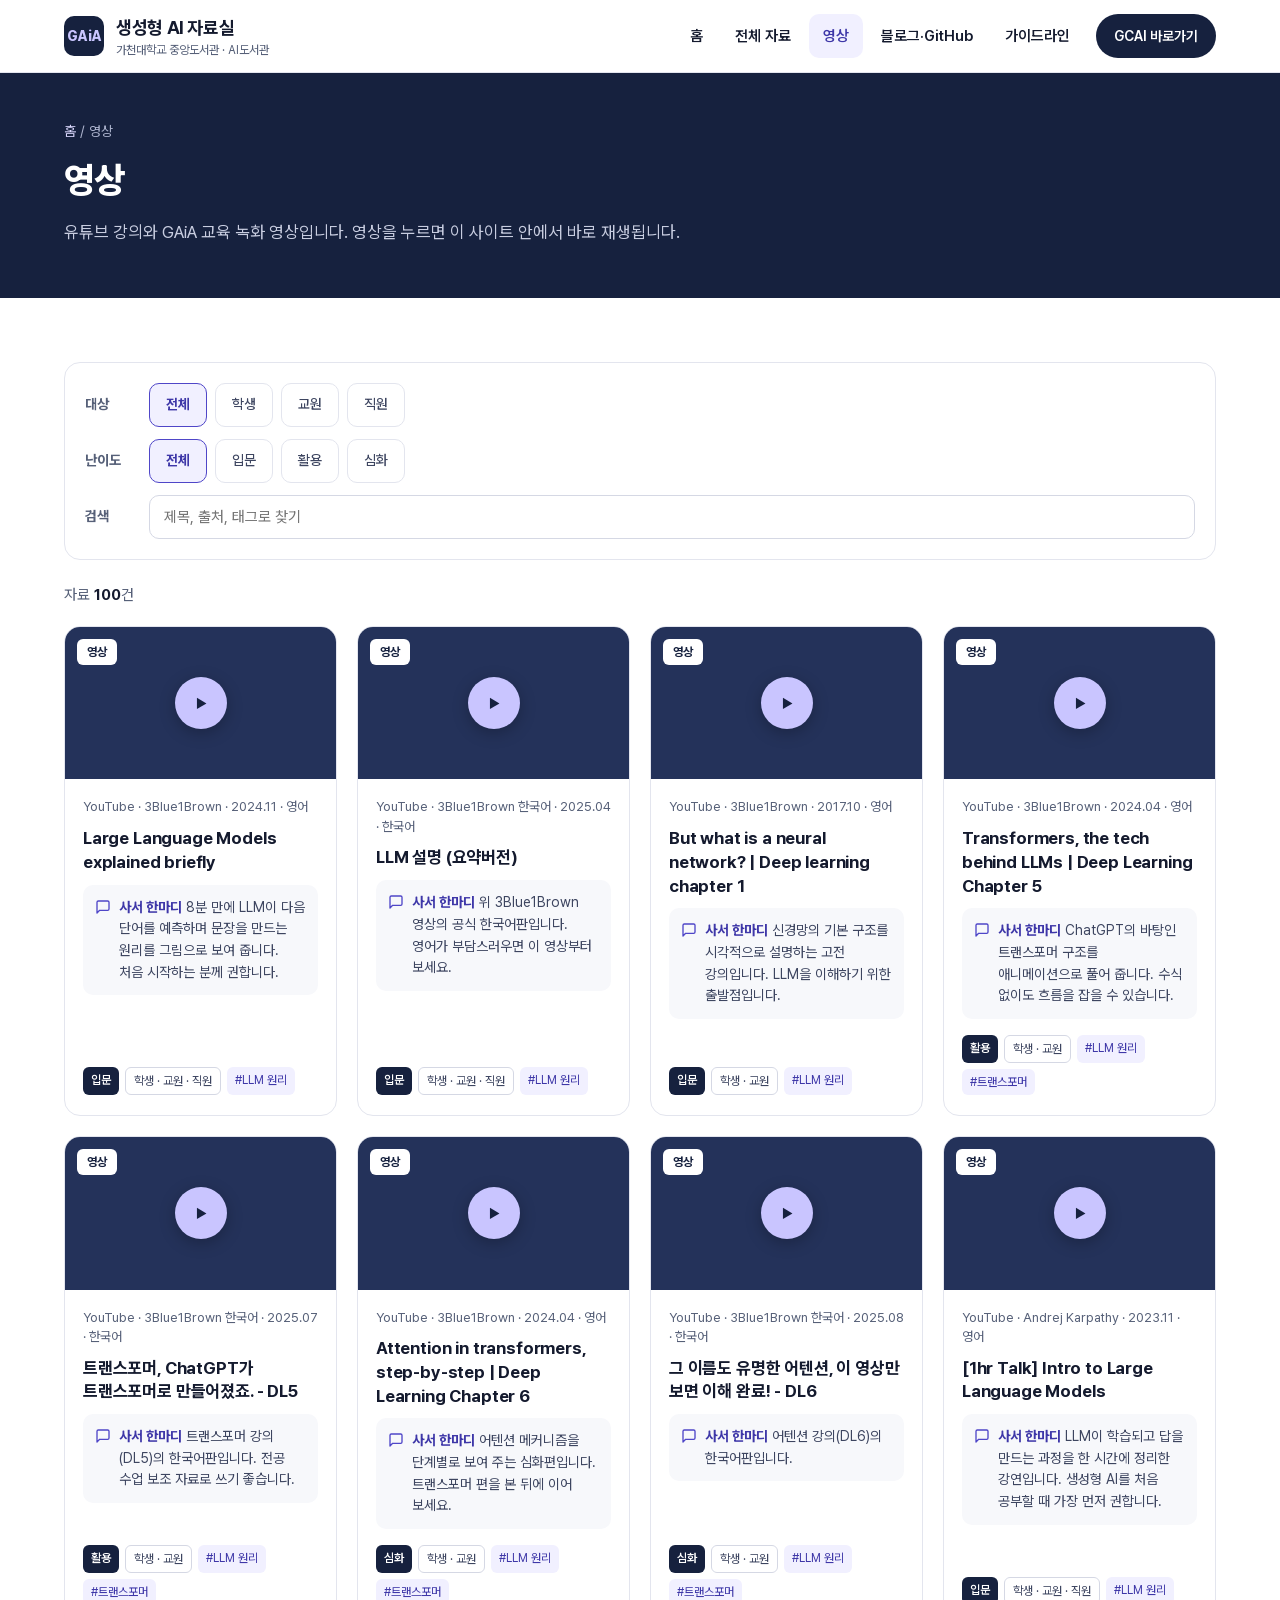
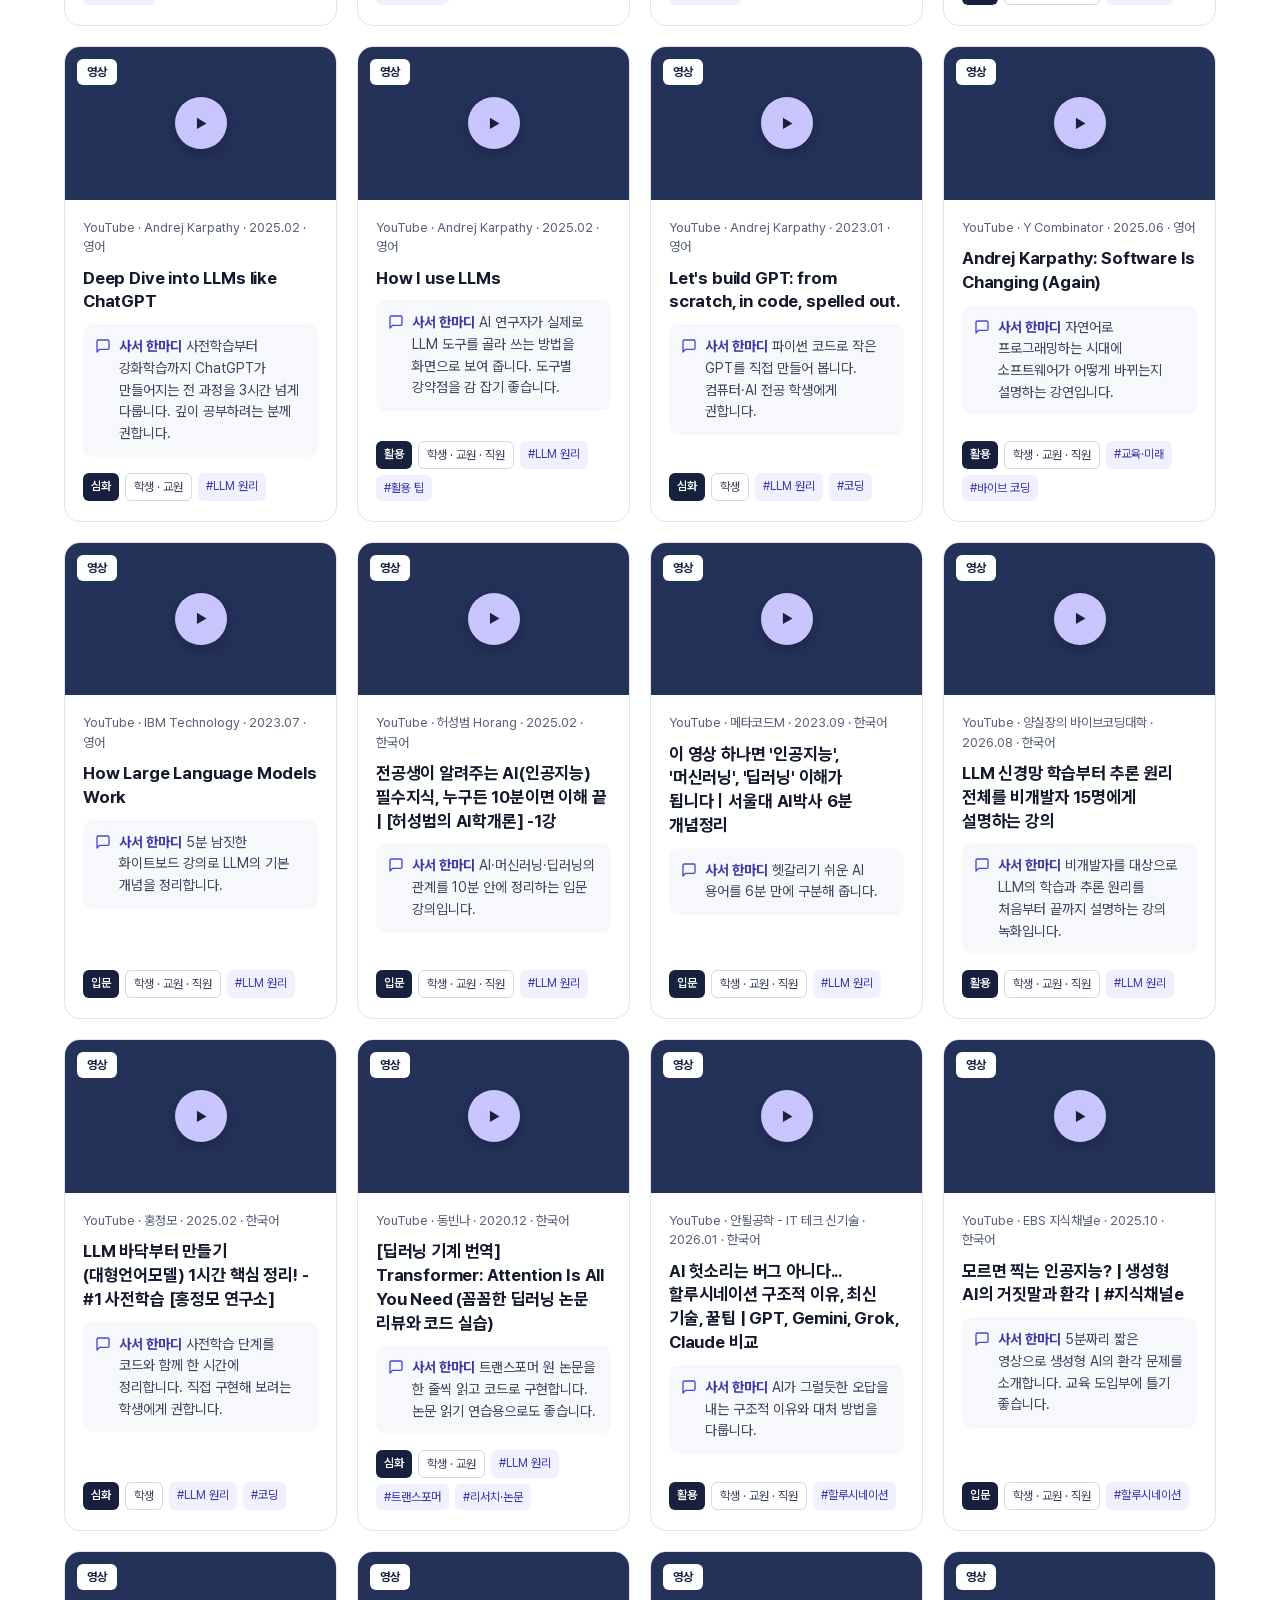
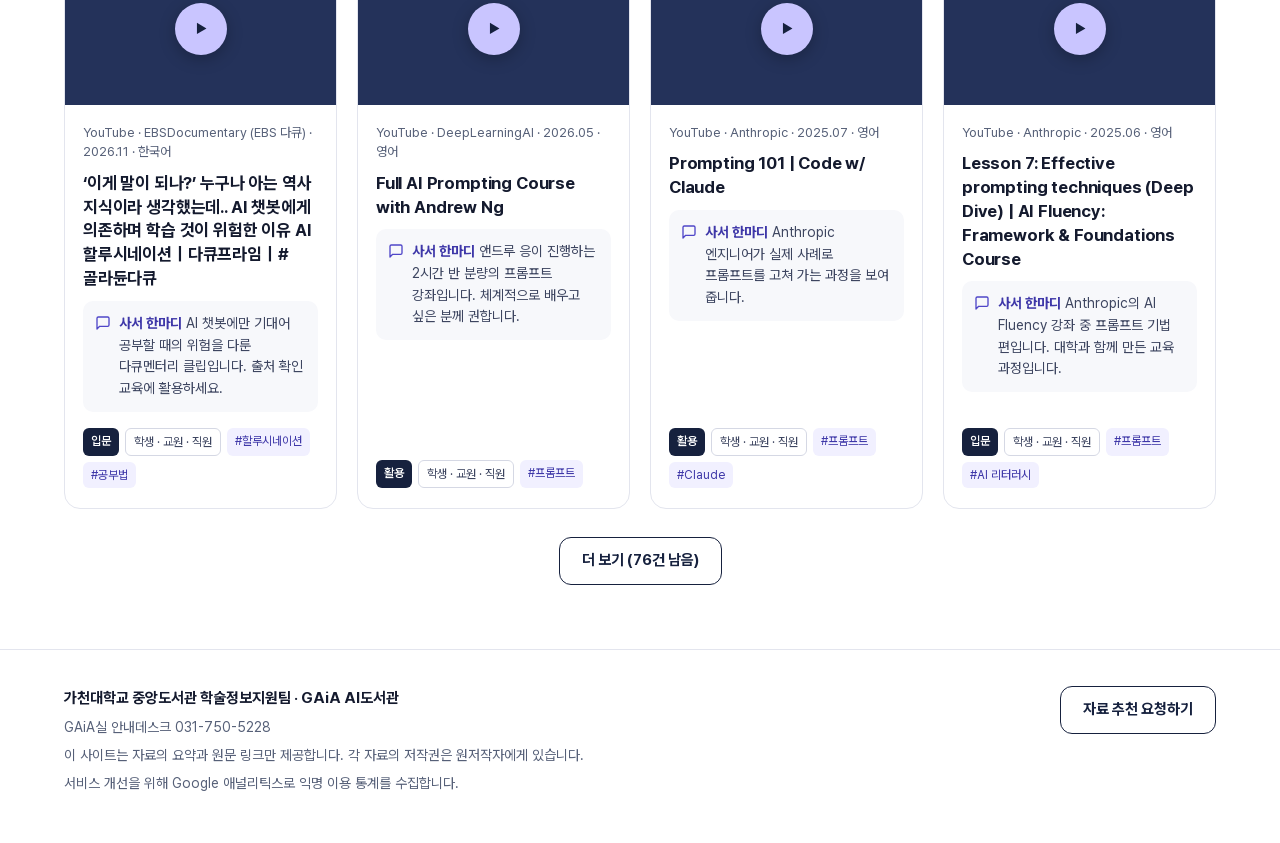
<file: videos.html>
<!DOCTYPE html>
<html lang="ko">
<head>
<meta charset="utf-8">
<meta name="viewport" content="width=device-width, initial-scale=1">
<title>영상 | GAiA 생성형 AI 자료실</title>
<link rel="stylesheet" href="assets/style.css">
</head>
<body data-page="list" data-type="video">
<div id="site-header"></div>

<main id="main">
<section class="page-head">
  <div class="wrap">
    <span class="crumb"><a href="index.html">홈</a> / 영상</span>
    <h1>영상</h1>
    <p>유튜브 강의와 GAiA 교육 녹화 영상입니다. 영상을 누르면 이 사이트 안에서 바로 재생됩니다.</p>
  </div>
</section>

<section class="section">
  <div class="wrap">
    <div class="filters" id="filters"></div>
    <div class="sec-head" style="margin-bottom:20px"><span class="result-count" id="count"></span></div>
    <div class="empty" id="empty" hidden><strong>조건에 맞는 자료가 아직 없습니다</strong><span>필터를 바꾸거나 <a href="guide.html#request">자료 추천 요청</a>으로 필요한 자료를 알려 주세요.</span></div>
    <div class="grid" id="grid"></div>
  </div>
</section>
</main>

<div id="site-footer"></div>
<script src="data/resources.js"></script>
<script src="assets/app.js"></script>
</body>
</html>
</file>
<file: assets/style.css>
@font-face {
  font-family: "Pretendard";
  src: url("fonts/PretendardVariable.woff2") format("woff2");
  font-weight: 45 920;
  font-display: swap;
}

:root {
  --navy: #16213E;
  --navy-2: #24325A;
  --navy-3: #0F1730;
  --navy-line: #3A4A78;
  --lav: #C9C5FF;
  --lav-soft: #F1F0FF;
  --lav-ink: #4F46C8;
  --lav-ink-2: #3E37A8;
  --ink: #141A2E;
  --ink-2: #3D4560;
  --muted: #566078;
  --line: #E3E5EE;
  --line-2: #D5D8E4;
  --bg-soft: #F7F8FB;
  --radius: 16px;
  --wrap: 1200px;
}

* { box-sizing: border-box; }
html { scroll-behavior: smooth; }
body {
  margin: 0;
  font-family: Pretendard, "Apple SD Gothic Neo", "Malgun Gothic", system-ui, sans-serif;
  color: var(--ink);
  background: #fff;
  line-height: 1.5;
  -webkit-font-smoothing: antialiased;
  word-break: keep-all;
}
a { color: var(--lav-ink); }
a:hover { color: var(--navy); }
img { max-width: 100%; display: block; }
h1, h2, h3 { letter-spacing: -0.02em; }
:focus-visible { outline: 3px solid #8C85FF; outline-offset: 2px; }
.sr-only { position: absolute; width: 1px; height: 1px; overflow: hidden; clip: rect(0 0 0 0); white-space: nowrap; }
.wrap { max-width: var(--wrap); margin: 0 auto; padding: 0 24px; }
.skip { position: absolute; left: 8px; top: -60px; background: var(--navy); color: #fff; padding: 10px 14px; border-radius: 8px; z-index: 10; }
.skip:focus { top: 8px; }

/* ---------- Header ---------- */
.site-header { border-bottom: 1px solid var(--line); background: #fff; position: sticky; top: 0; z-index: 5; }
.site-header .wrap { display: flex; align-items: center; justify-content: space-between; gap: 16px; min-height: 72px; flex-wrap: wrap; }
.brand { display: flex; align-items: center; gap: 12px; text-decoration: none; color: var(--ink); padding: 10px 0; }
.brand-mark { width: 40px; height: 40px; border-radius: 10px; background: var(--navy); color: var(--lav); font-weight: 800; font-size: 14px; display: flex; align-items: center; justify-content: center; }
.brand-text { display: flex; flex-direction: column; }
.brand-text strong { font-size: 18px; letter-spacing: -0.02em; }
.brand-text span { font-size: 12px; color: var(--muted); }
.nav { display: flex; align-items: center; gap: 4px; overflow-x: auto; scrollbar-width: none; }
.nav::-webkit-scrollbar { display: none; }
.nav a { display: inline-flex; align-items: center; min-height: 44px; padding: 0 14px; border-radius: 10px; color: var(--ink); text-decoration: none; font-weight: 600; font-size: 15px; white-space: nowrap; }
.nav a:hover { background: var(--bg-soft); color: var(--lav-ink); }
.nav a[aria-current="page"] { background: var(--lav-soft); color: var(--lav-ink-2); }
.nav a.nav-cta { background: var(--navy); color: #fff; margin-left: 8px; border-radius: 999px; padding: 0 18px; font-size: 14px; }
.nav a.nav-cta:hover { background: var(--navy-2); color: #fff; }
@media (max-width: 760px) {
  .site-header .wrap { flex-direction: column; align-items: stretch; gap: 0; }
  .nav { margin: 0 -24px; padding: 0 16px 10px; }
}

/* ---------- Page heading (sub pages) ---------- */
.page-head { background: var(--navy); color: #fff; }
.page-head .wrap { padding-top: 48px; padding-bottom: 52px; display: flex; flex-direction: column; gap: 12px; }
.crumb { font-size: 14px; color: #AEB5CF; }
.crumb a { color: #DCD9FF; text-decoration: none; }
.page-head h1 { margin: 0; font-size: 36px; font-weight: 800; }
.page-head p { margin: 0; font-size: 17px; color: #C8CDE0; max-width: 680px; }

/* ---------- Hero (home) ---------- */
.hero { background: var(--navy); color: #fff; }
.hero .wrap { padding-top: 72px; padding-bottom: 80px; display: flex; flex-wrap: wrap; gap: 48px; align-items: center; }
.hero-main { flex: 999 1 520px; min-width: 0; display: flex; flex-direction: column; gap: 24px; }
.pill { align-self: flex-start; padding: 6px 14px; border-radius: 999px; background: #2B3A66; color: #DCD9FF; font-size: 13px; font-weight: 600; }
.hero h1 { margin: 0; font-size: clamp(32px, 4.4vw, 48px); line-height: 1.2; font-weight: 800; letter-spacing: -0.03em; }
.hero p { margin: 0; font-size: 18px; line-height: 1.6; color: #C8CDE0; max-width: 560px; }
.search { display: flex; flex-wrap: wrap; gap: 8px; max-width: 600px; }
.search input { flex: 1 1 300px; min-width: 0; height: 52px; padding: 0 18px; border-radius: 12px; border: 1px solid var(--navy-line); background: #fff; color: var(--ink); font: inherit; font-size: 16px; }
.btn { display: inline-flex; align-items: center; justify-content: center; gap: 8px; min-height: 48px; padding: 0 22px; border-radius: 12px; font: inherit; font-weight: 700; font-size: 15px; text-decoration: none; cursor: pointer; border: 1px solid transparent; }
.btn-lav { background: var(--lav); color: var(--navy); height: 52px; font-size: 16px; }
.btn-lav:hover { background: #DAD7FF; color: var(--navy); }
.btn-navy { background: var(--navy); color: #fff; }
.btn-navy:hover { background: var(--navy-2); color: #fff; }
.btn-line { border-color: var(--navy); color: var(--navy); background: #fff; }
.btn-line:hover { background: var(--bg-soft); color: var(--navy); }
.hot { display: flex; flex-wrap: wrap; gap: 8px; align-items: center; font-size: 14px; }
.hot > span { color: #AEB5CF; margin-right: 4px; }
.hot a { display: inline-flex; align-items: center; min-height: 36px; padding: 0 14px; border-radius: 999px; border: 1px solid var(--navy-line); color: #fff; text-decoration: none; }
.hot a:hover { background: #2B3A66; color: #fff; }
.pick { flex: 1 1 360px; min-width: 0; background: #fff; color: var(--ink); border-radius: 20px; padding: 24px; display: flex; flex-direction: column; gap: 16px; box-shadow: 0 20px 48px rgba(0,0,0,.25); }
.pick-top { display: flex; justify-content: space-between; gap: 12px; font-size: 14px; }
.pick-top strong { color: var(--lav-ink); }
.pick-top span { color: var(--muted); }
.pick h2 { margin: 0; font-size: 20px; line-height: 1.4; }
.pick p { margin: 0; font-size: 15px; line-height: 1.6; color: var(--ink-2); }

/* ---------- Sections ---------- */
.section { padding: 64px 0; }
.section.soft { background: var(--bg-soft); }
.sec-head { display: flex; flex-wrap: wrap; align-items: flex-end; justify-content: space-between; gap: 12px; margin-bottom: 28px; }
.sec-head h2 { margin: 0 0 6px; font-size: 28px; font-weight: 800; }
.sec-head p { margin: 0; font-size: 16px; color: var(--muted); }
.more { font-weight: 700; font-size: 15px; text-decoration: none; display: inline-flex; align-items: center; min-height: 44px; }
.kicker { font-size: 13px; font-weight: 700; color: var(--lav-ink); }

/* ---------- Section entry tiles (home) ---------- */
.tiles { display: grid; grid-template-columns: repeat(auto-fill, minmax(250px, 1fr)); gap: 16px; }
.tile { display: flex; flex-direction: column; gap: 10px; padding: 24px; border-radius: var(--radius); border: 1px solid var(--line); background: #fff; text-decoration: none; color: var(--ink); transition: box-shadow .15s, transform .15s; }
.tile:hover { box-shadow: 0 10px 28px rgba(22,33,62,.12); transform: translateY(-2px); color: var(--ink); }
.tile-icon { width: 44px; height: 44px; border-radius: 12px; background: var(--lav-soft); display: flex; align-items: center; justify-content: center; color: var(--lav-ink); }
.tile strong { font-size: 19px; }
.tile span { font-size: 14px; color: var(--muted); }
.tile em { font-style: normal; margin-top: auto; font-size: 14px; font-weight: 700; color: var(--navy); }

/* ---------- Collections ---------- */
.collections { display: grid; grid-template-columns: repeat(auto-fill, minmax(300px, 1fr)); gap: 20px; }
.collection { display: flex; flex-direction: column; gap: 12px; padding: 28px; border-radius: var(--radius); background: #fff; border: 1px solid var(--line); color: var(--ink); text-decoration: none; transition: box-shadow .15s, transform .15s; }
.collection:hover { box-shadow: 0 10px 28px rgba(22,33,62,.12); transform: translateY(-2px); color: var(--ink); }
.collection strong { font-size: 21px; }
.collection p { margin: 0; font-size: 15px; line-height: 1.6; color: var(--ink-2); }
.collection em { font-style: normal; margin-top: auto; font-size: 14px; font-weight: 700; color: var(--navy); }

/* ---------- Filters ---------- */
.filters { display: flex; flex-direction: column; gap: 12px; padding: 20px; border-radius: var(--radius); border: 1px solid var(--line); background: #fff; margin-bottom: 24px; }
.frow { display: flex; flex-wrap: wrap; gap: 8px; align-items: center; }
.frow > .flabel { width: 56px; font-size: 14px; font-weight: 700; color: var(--muted); }
.chip { min-height: 44px; padding: 0 16px; border-radius: 10px; border: 1px solid var(--line); background: #fff; color: var(--ink-2); font: inherit; font-size: 14px; font-weight: 500; cursor: pointer; }
.chip:hover { border-color: var(--line-2); background: var(--bg-soft); }
.chip[aria-pressed="true"] { border-color: var(--lav-ink); background: var(--lav-soft); color: var(--lav-ink-2); font-weight: 700; }
.chip.type { border-radius: 999px; font-size: 15px; padding: 0 18px; border-color: var(--line-2); color: var(--ink); font-weight: 600; }
.chip.type[aria-pressed="true"] { background: var(--navy); border-color: var(--navy); color: #fff; }
.filter-search { flex: 1 1 260px; min-width: 0; height: 44px; padding: 0 14px; border-radius: 10px; border: 1px solid var(--line-2); font: inherit; font-size: 15px; }
.reset { margin-left: auto; min-height: 44px; padding: 0 12px; border: 0; background: transparent; color: var(--lav-ink); font: inherit; font-weight: 700; font-size: 14px; text-decoration: underline; cursor: pointer; }
.result-count { font-size: 15px; color: var(--muted); }
.result-count strong { color: var(--ink); }
.empty { padding: 56px 24px; border-radius: var(--radius); background: var(--bg-soft); text-align: center; }
.empty strong { display: block; font-size: 18px; margin-bottom: 8px; }
.empty span { color: var(--muted); }

/* ---------- Cards ---------- */
.grid { display: grid; grid-template-columns: repeat(auto-fill, minmax(270px, 1fr)); gap: 20px; }
.card { display: flex; flex-direction: column; border-radius: var(--radius); border: 1px solid var(--line); background: #fff; color: var(--ink); text-decoration: none; overflow: hidden; transition: box-shadow .15s, transform .15s; }
.card:hover { box-shadow: 0 10px 28px rgba(22,33,62,.12); transform: translateY(-2px); color: var(--ink); }
.thumb { position: relative; aspect-ratio: 16 / 9; display: flex; align-items: center; justify-content: center; overflow: hidden; }
.thumb img { position: absolute; inset: 0; width: 100%; height: 100%; object-fit: cover; }
.thumb.video { background: var(--navy-2); }
.thumb.blog { background: var(--lav-soft); color: var(--lav-ink); }
.thumb.repo { background: var(--navy-3); padding: 0 20px; }
.thumb.repo code { font-family: ui-monospace, SFMono-Regular, Menlo, monospace; font-size: 16px; font-weight: 600; color: #DCD9FF; text-align: center; overflow-wrap: anywhere; display: flex; flex-direction: column; gap: 6px; }
.thumb.repo code small { font-size: 13px; font-weight: 400; color: #AEB5CF; }
.play { position: relative; width: 52px; height: 52px; border-radius: 999px; background: var(--lav); display: flex; align-items: center; justify-content: center; color: var(--navy); box-shadow: 0 4px 16px rgba(0,0,0,.25); }
.badge { position: absolute; top: 12px; left: 12px; padding: 4px 10px; border-radius: 6px; font-size: 12px; font-weight: 700; background: #fff; color: var(--navy); }
.thumb.blog .badge { background: var(--navy); color: #fff; }
.badge.own { left: auto; right: 12px; background: var(--lav); color: var(--navy); }
.card-body { display: flex; flex-direction: column; gap: 10px; padding: 18px 18px 20px; flex-grow: 1; }
.meta { font-size: 13px; color: var(--muted); }
.card-title { font-size: 17px; line-height: 1.4; font-weight: 700; letter-spacing: -0.01em; }
.note { display: flex; gap: 8px; padding: 12px; border-radius: 10px; background: var(--bg-soft); font-size: 14px; line-height: 1.55; color: var(--ink-2); }
.note svg { flex-shrink: 0; margin-top: 2px; color: var(--lav-ink); }
.note strong { color: var(--lav-ink-2); margin-right: 4px; }
.labels { display: flex; flex-wrap: wrap; gap: 6px; margin-top: auto; padding-top: 6px; font-size: 12px; }
.labels span { padding: 4px 8px; border-radius: 6px; }
.lb-level { background: var(--navy); color: #fff; font-weight: 600; }
.lb-aud { border: 1px solid var(--line-2); color: var(--ink-2); }
.lb-tag { background: var(--lav-soft); color: var(--lav-ink-2); }
.ext { font-size: 13px; font-weight: 700; color: var(--lav-ink); display: inline-flex; align-items: center; gap: 4px; }

/* ---------- Video detail ---------- */
.detail { display: flex; flex-wrap: wrap; gap: 40px; align-items: flex-start; }
.detail-main { flex: 999 1 640px; min-width: 0; display: flex; flex-direction: column; gap: 20px; }
.detail-side { flex: 1 1 300px; min-width: 0; display: flex; flex-direction: column; gap: 16px; }
.player { position: relative; aspect-ratio: 16 / 9; border-radius: var(--radius); overflow: hidden; background: var(--navy-2); }
.player iframe { position: absolute; inset: 0; width: 100%; height: 100%; border: 0; }
.player button { position: absolute; inset: 0; width: 100%; border: 0; padding: 0; background: transparent; cursor: pointer; display: flex; align-items: center; justify-content: center; }
.player button img { position: absolute; inset: 0; width: 100%; height: 100%; object-fit: cover; }
.player .play { width: 72px; height: 72px; }
.player .soon { color: #DCD9FF; font-size: 16px; }
.detail h1 { margin: 0; font-size: 28px; line-height: 1.35; }
.detail .note { font-size: 16px; padding: 18px; }
.facts { margin: 0; padding: 20px; border-radius: var(--radius); border: 1px solid var(--line); display: grid; grid-template-columns: auto 1fr; gap: 10px 16px; font-size: 15px; }
.facts dt { color: var(--muted); font-weight: 600; }
.facts dd { margin: 0; }
.related { display: flex; flex-direction: column; gap: 12px; }
.related h2 { margin: 0; font-size: 18px; }
.rel { display: flex; gap: 12px; text-decoration: none; color: var(--ink); padding: 8px; margin: -8px; border-radius: 12px; }
.rel:hover { background: var(--bg-soft); color: var(--ink); }
.rel .thumb { flex: 0 0 140px; border-radius: 10px; }
.rel .thumb .play { width: 32px; height: 32px; }
.rel strong { font-size: 14px; line-height: 1.4; }
.rel span { font-size: 12px; color: var(--muted); }

/* ---------- Briefing ---------- */
.brief-list { margin: 0; padding: 0; list-style: none; display: flex; flex-direction: column; gap: 12px; }
.brief-row { display: flex; flex-wrap: wrap; gap: 16px; align-items: center; padding: 20px 22px; border-radius: 14px; background: #fff; border: 1px solid var(--line); text-decoration: none; color: var(--ink); }
.brief-row:hover { box-shadow: 0 6px 20px rgba(22,33,62,.08); color: var(--ink); }
.brief-row[aria-current="true"] { border-color: var(--lav-ink); background: var(--lav-soft); }
.brief-row b { min-width: 140px; font-size: 14px; color: var(--navy); }
.brief-row span { flex: 1 1 280px; min-width: 0; color: var(--ink-2); }
.brief-article { padding: 32px; border-radius: var(--radius); border: 1px solid var(--line); background: #fff; display: flex; flex-direction: column; gap: 20px; }
.brief-article h2 { margin: 0; font-size: 24px; }
.brief-item { padding-top: 20px; border-top: 1px solid var(--line); display: flex; flex-direction: column; gap: 6px; }
.brief-item h3 { margin: 0; font-size: 18px; }
.brief-item p { margin: 0; color: var(--ink-2); }

/* ---------- Service band ---------- */
.band { display: grid; grid-template-columns: repeat(auto-fill, minmax(260px, 1fr)); gap: 20px; }
.svc { display: flex; flex-direction: column; gap: 10px; padding: 28px; border-radius: var(--radius); }
.svc strong { font-size: 22px; font-weight: 800; }
.svc p { margin: 0; font-size: 15px; line-height: 1.6; }
.svc .go { margin-top: auto; font-weight: 700; font-size: 15px; }
.svc.dark { background: var(--navy); color: #fff; }
.svc.dark2 { background: var(--navy-2); color: #fff; }
.svc.dark p, .svc.dark2 p { color: #C8CDE0; }
.svc.dark .kicker, .svc.dark2 .kicker, .svc.dark .go, .svc.dark2 .go { color: #DCD9FF; }
.svc.lav { background: var(--lav-soft); }
.svc.lav p { color: var(--ink-2); }
.svc.line { border: 1px solid var(--line); }
.svc.line p { color: var(--ink-2); }

/* ---------- Guide list ---------- */
.glist { list-style: none; margin: 0; padding: 0; display: grid; grid-template-columns: repeat(auto-fill, minmax(320px, 1fr)); gap: 16px; }
.glist li { padding: 22px; border-radius: var(--radius); border: 1px solid var(--line); background: #fff; display: flex; flex-direction: column; gap: 8px; }
.glist strong { font-size: 17px; }
.glist p { margin: 0; color: var(--ink-2); font-size: 15px; }

/* ---------- Footer ---------- */
.site-footer { border-top: 1px solid var(--line); background: #fff; }
.site-footer .wrap { padding-top: 36px; padding-bottom: 48px; display: flex; flex-wrap: wrap; gap: 24px; justify-content: space-between; align-items: flex-start; }
.site-footer .info { display: flex; flex-direction: column; gap: 6px; font-size: 14px; color: var(--muted); line-height: 1.6; }
.site-footer .info strong { color: var(--ink); font-size: 15px; }

/* ---------- Admin ---------- */
.admin { display: flex; flex-direction: column; gap: 20px; padding-bottom: 80px; }
.panel { border: 1px solid var(--line); border-radius: var(--radius); background: #fff; }
.panel > summary { cursor: pointer; padding: 18px 22px; display: flex; flex-wrap: wrap; gap: 12px; align-items: center; list-style: none; }
.panel > summary::-webkit-details-marker { display: none; }
.panel > summary::before { content: '▸'; color: var(--muted); }
.panel[open] > summary::before { content: '▾'; }
.panel-body { padding: 22px; display: flex; flex-direction: column; gap: 16px; }
details.panel .panel-body { padding-top: 0; }
.pill-state { font-size: 13px; padding: 4px 10px; border-radius: 999px; background: var(--bg-soft); color: var(--muted); }
.pill-state.on { background: var(--lav-soft); color: var(--lav-ink-2); font-weight: 700; }
.hint { margin: 0; font-size: 14px; color: var(--muted); }
.fgrid { display: grid; grid-template-columns: repeat(auto-fill, minmax(260px, 1fr)); gap: 14px 18px; }
.fgrid .span2 { grid-column: 1 / -1; }
.fgrid label, .fgrid fieldset { display: flex; flex-direction: column; gap: 6px; font-size: 14px; font-weight: 600; color: var(--ink-2); }
.fgrid fieldset { border: 0; margin: 0; padding: 0; flex-direction: row; flex-wrap: wrap; gap: 6px 14px; align-items: center; }
.fgrid legend { font-size: 14px; font-weight: 600; color: var(--ink-2); margin-bottom: 6px; width: 100%; }
.admin input:not([type=checkbox]):not([type=radio]), .admin select, .admin textarea { font: inherit; font-size: 15px; font-weight: 400; color: var(--ink); min-height: 44px; padding: 8px 12px; border: 1px solid var(--line-2); border-radius: 10px; background: #fff; }
.admin textarea { resize: vertical; line-height: 1.5; }
.inline { display: flex; gap: 8px; flex-wrap: wrap; }
.inline input { flex: 1 1 320px; min-width: 0; }
.inline .btn { height: 44px; min-height: 44px; font-size: 15px; }
.check { display: inline-flex !important; flex-direction: row !important; align-items: center; gap: 8px; font-weight: 500 !important; min-height: 36px; cursor: pointer; }
.check input { width: 18px; height: 18px; accent-color: var(--navy); }
.row { display: flex; flex-wrap: wrap; gap: 10px; align-items: center; }
.msg { margin: 0; font-size: 14px; min-height: 1em; color: var(--muted); }
.msg.ok { color: #1F6B45; }
.msg.err { color: #B42318; }
.counter { font-weight: 400; color: var(--muted); font-size: 13px; }
.counter.over { color: #B42318; font-weight: 700; }
.tag-suggest { display: flex; flex-wrap: wrap; gap: 6px; }
.tagbtn { font: inherit; font-size: 13px; padding: 4px 10px; min-height: 32px; border-radius: 6px; border: 0; background: var(--lav-soft); color: var(--lav-ink-2); cursor: pointer; }
.tagbtn:hover { background: #E2E0FF; }
.tabs { display: flex; flex-wrap: wrap; gap: 8px; }
.tab { font: inherit; font-size: 15px; font-weight: 600; min-height: 44px; padding: 0 18px; border-radius: 999px; border: 1px solid var(--line-2); background: #fff; color: var(--ink); cursor: pointer; }
.tab[aria-selected="true"] { background: var(--navy); border-color: var(--navy); color: #fff; }
.preview-wrap { display: flex; flex-direction: column; gap: 8px; max-width: 320px; }
.preview .card:hover { transform: none; box-shadow: none; }
.edit-banner { margin: 0; padding: 12px 14px; border-radius: 10px; background: #FFF6E5; color: #7A4B00; font-size: 14px; }
.linkbtn { font: inherit; background: none; border: 0; color: var(--lav-ink); text-decoration: underline; cursor: pointer; padding: 0 4px; }
.table-wrap { overflow-x: auto; }
.mtable { width: 100%; border-collapse: collapse; font-size: 14px; }
.mtable th { text-align: left; font-size: 13px; color: var(--muted); padding: 10px; border-bottom: 1px solid var(--line); white-space: nowrap; }
.mtable td:nth-child(3) { white-space: nowrap; }
.mtable td { padding: 10px; border-bottom: 1px solid var(--line); vertical-align: top; }
.mtable td a { color: var(--ink); text-decoration: none; font-weight: 600; }
.mtable td a:hover { color: var(--lav-ink); }
.mtable .sub { font-size: 12px; color: var(--muted); margin-top: 2px; }
.mtable .star { color: #9A6700; }
.acts { white-space: nowrap; }
.btn-sm { font: inherit; font-size: 13px; min-height: 34px; padding: 0 10px; margin: 0 4px 4px 0; border-radius: 8px; border: 1px solid var(--line-2); background: #fff; color: var(--ink); cursor: pointer; }
.btn-sm:hover { background: var(--bg-soft); }
.btn-sm.danger { background: #B42318; border-color: #B42318; color: #fff; }
.savebar { position: fixed; left: 0; right: 0; bottom: 0; z-index: 6; background: #fff; border-top: 1px solid var(--line); box-shadow: 0 -6px 20px rgba(22,33,62,.06); }
.savebar .wrap { display: flex; flex-wrap: wrap; gap: 10px 16px; align-items: center; justify-content: space-between; padding-top: 12px; padding-bottom: 12px; }
.savebar #sb-text { font-size: 14px; color: var(--muted); min-width: 0; overflow: hidden; text-overflow: ellipsis; white-space: nowrap; flex: 1 1 260px; }
.savebar.active { background: var(--navy); border-top-color: var(--navy); }
.savebar.active #sb-text { color: #fff; }
.savebar.active .btn-line { background: transparent; color: #fff; border-color: #6A78A8; }
.sb-actions { display: flex; flex-wrap: wrap; gap: 8px; }
.sb-actions .btn { min-height: 44px; height: 44px; font-size: 14px; }
.btn:disabled { opacity: .45; cursor: not-allowed; }
</file>
